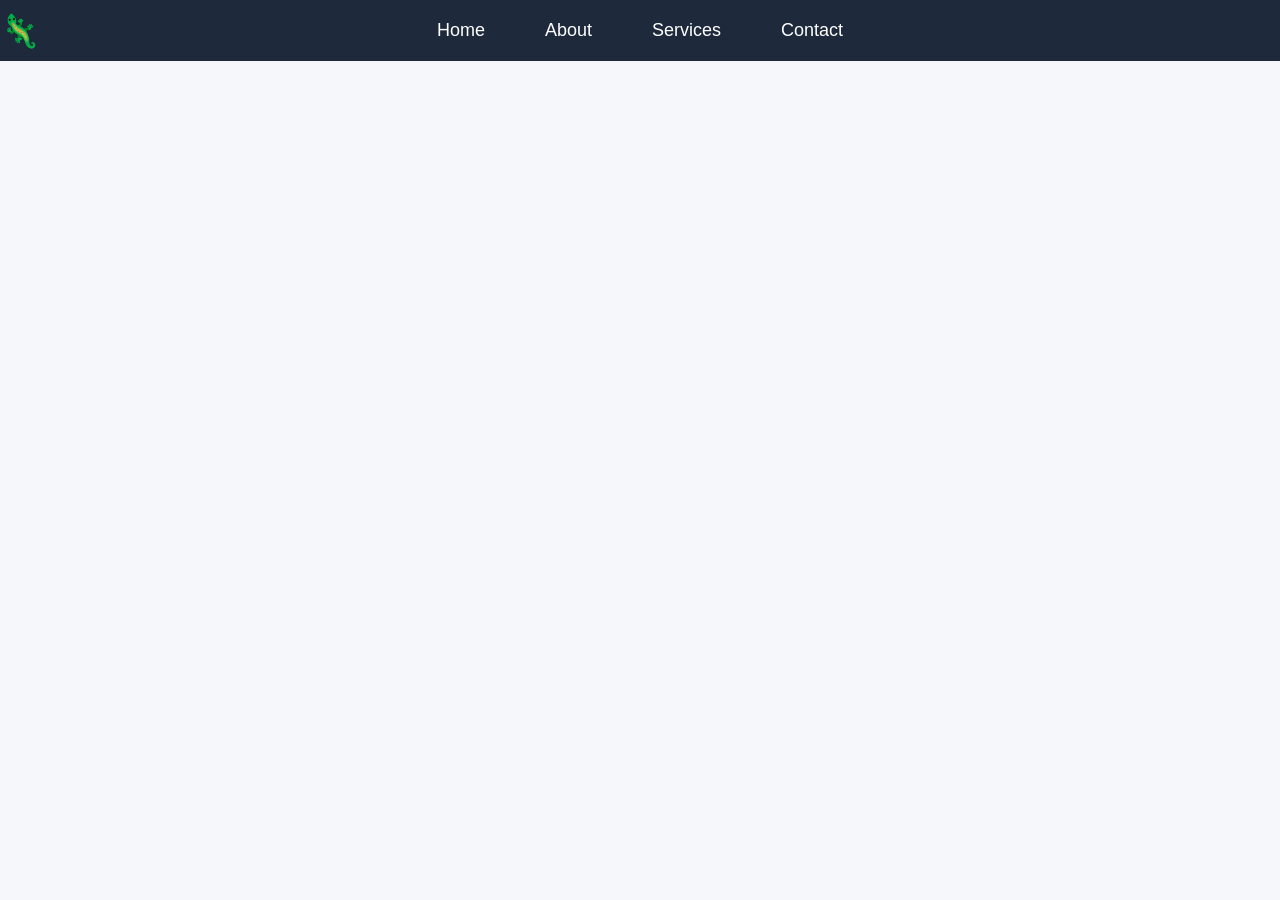
<file: amazing/index.html>
<!DOCTYPE html>
<html lang="en">
<head>
<meta charset="UTF-8">
<title>Lizard Menu Animation</title>

<style>
/* RESET */
* {
    margin: 0;
    padding: 0;
    box-sizing: border-box;
}

/* PAGE */
body {
    font-family: Arial, sans-serif;
    background: #f5f7fa;
}

/* NAVBAR */
nav {
    position: relative;
    background: #1e293b;
    padding: 20px 0;
}

.menu {
    display: flex;
    justify-content: center;
    gap: 60px;
    list-style: none;
    position: relative;
}

/* MENU ITEMS */
.menu li {
    color: white;
    font-size: 18px;
    cursor: pointer;
    position: relative;
}

/* LIZARD */
.lizard {
    position: absolute;
    top: 50%;
    left: 0;
    transform: translateY(-50%);
    font-size: 32px;
    animation: crawl 8s linear infinite;
}

/* LIZARD MOVEMENT */
@keyframes crawl {
    0% {
        transform: translate(0, -50%) scaleX(1);
    }
    25% {
        transform: translate(220px, -50%) scaleX(1);
    }
    50% {
        transform: translate(440px, -50%) scaleX(1);
    }
    75% {
        transform: translate(660px, -50%) scaleX(1);
    }
    100% {
        transform: translate(0, -50%) scaleX(-1);
    }
}
</style>
</head>

<body>

<nav>
    <ul class="menu">
        <div class="lizard">🦎</div>
        <li>Home</li>
        <li>About</li>
        <li>Services</li>
        <li>Contact</li>
    </ul>
</nav>

</body>
</html>
</file>
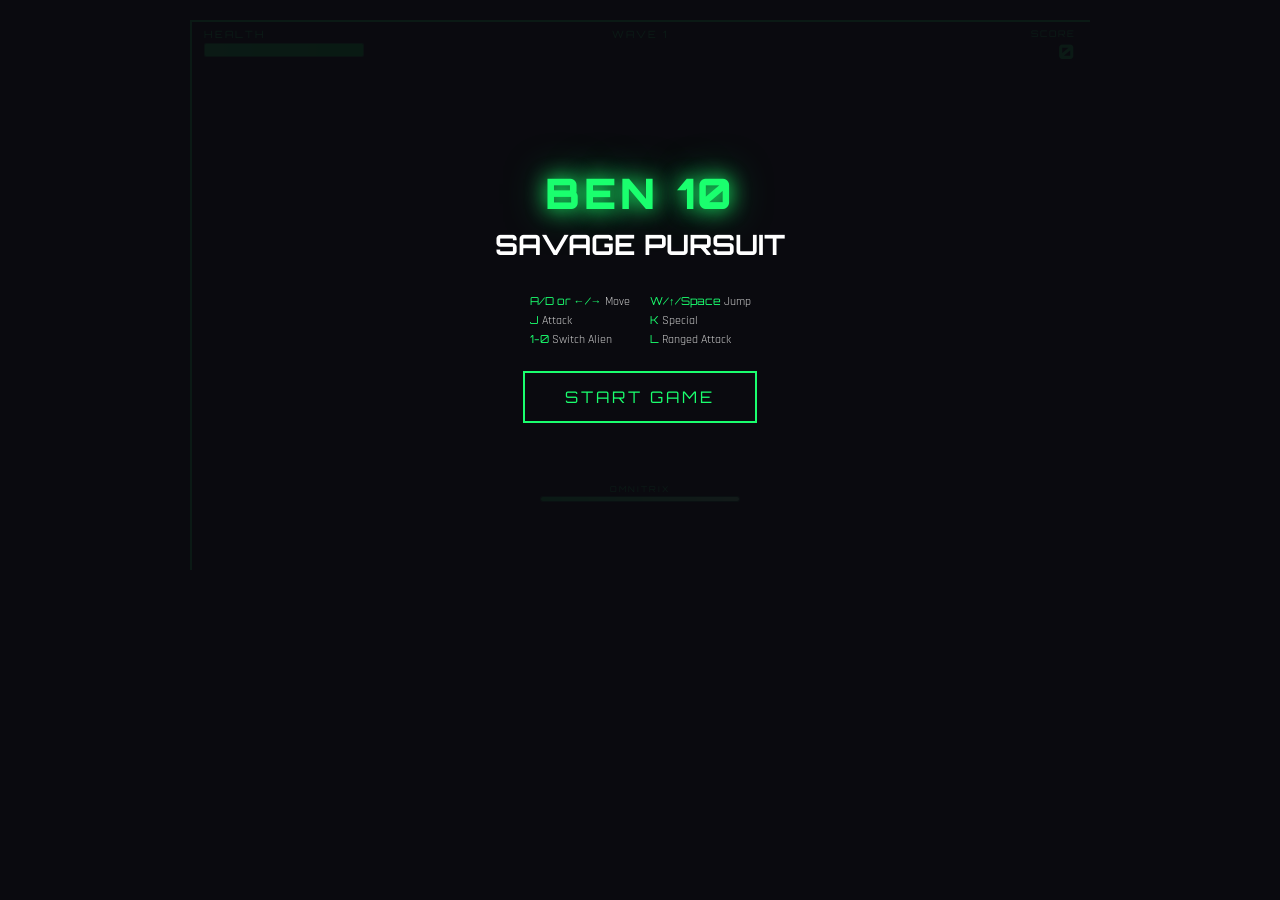
<file: BEN 10/index.html>
<!DOCTYPE html>
<html lang="en">
<head>
<meta charset="UTF-8">
<meta name="viewport" content="width=device-width, initial-scale=1.0">
<title>Ben 10: Savage Pursuit</title>
<style>
  @import url('https://fonts.googleapis.com/css2?family=Orbitron:wght@400;700;900&family=Rajdhani:wght@400;600;700&display=swap');

  * { margin: 0; padding: 0; box-sizing: border-box; }

  body {
    background: #0a0a0f;
    font-family: 'Rajdhani', sans-serif;
    overflow: hidden;
    user-select: none;
  }

  #gameContainer {
    position: relative;
    width: 900px;
    height: 550px;
    margin: 20px auto;
    overflow: hidden;
  }

  canvas {
    display: block;
    border: 2px solid #1aff6e;
    box-shadow: 0 0 30px #1aff6e44, 0 0 60px #1aff6e22;
  }

  /* HUD */
  #hud {
    position: absolute;
    top: 0; left: 0; right: 0;
    display: flex;
    justify-content: space-between;
    align-items: flex-start;
    padding: 8px 14px;
    pointer-events: none;
    z-index: 10;
  }

  #healthBar {
    display: flex;
    flex-direction: column;
    gap: 3px;
  }

  #healthLabel {
    color: #1aff6e;
    font-family: 'Orbitron', sans-serif;
    font-size: 10px;
    letter-spacing: 2px;
  }

  #healthBg {
    width: 160px;
    height: 14px;
    background: #111;
    border: 1px solid #1aff6e88;
    border-radius: 2px;
    overflow: hidden;
  }

  #healthFill {
    height: 100%;
    background: linear-gradient(90deg, #1aff6e, #00ff44);
    transition: width 0.15s;
    box-shadow: 0 0 8px #1aff6e;
  }

  #scoreDisplay {
    text-align: right;
    color: #1aff6e;
    font-family: 'Orbitron', sans-serif;
    font-size: 11px;
    letter-spacing: 1px;
  }

  #scoreVal { font-size: 20px; font-weight: 900; }

  /* Alien selector */
  #alienSelector {
    position: absolute;
    bottom: 8px;
    left: 50%;
    transform: translateX(-50%);
    display: flex;
    gap: 6px;
    z-index: 10;
  }

  .alienBtn {
    width: 52px;
    height: 52px;
    border: 2px solid #333;
    border-radius: 8px;
    background: #111;
    cursor: pointer;
    display: flex;
    flex-direction: column;
    align-items: center;
    justify-content: center;
    font-size: 20px;
    transition: all 0.15s;
    position: relative;
    pointer-events: all;
  }

  .alienBtn:hover { border-color: #1aff6e; background: #1a2a1a; }
  .alienBtn.active {
    border-color: #1aff6e;
    background: #1aff6e22;
    box-shadow: 0 0 12px #1aff6e88;
  }

  .alienBtn .aname {
    font-size: 6px;
    color: #aaa;
    font-family: 'Orbitron', sans-serif;
    letter-spacing: 0.5px;
    margin-top: 2px;
  }

  .alienBtn.active .aname { color: #1aff6e; }

  .cooldownOverlay {
    position: absolute;
    bottom: 0; left: 0; right: 0;
    background: #000000aa;
    border-radius: 0 0 6px 6px;
    transition: height 0.1s;
    pointer-events: none;
  }

  /* Omnitrix timer bar */
  #omnitrixBar {
    position: absolute;
    bottom: 68px;
    left: 50%;
    transform: translateX(-50%);
    width: 200px;
    z-index: 10;
    pointer-events: none;
  }

  #omnitrixLabel {
    color: #1aff6e;
    font-family: 'Orbitron', sans-serif;
    font-size: 8px;
    letter-spacing: 2px;
    text-align: center;
    margin-bottom: 2px;
  }

  #omnitrixBg {
    width: 100%;
    height: 6px;
    background: #111;
    border: 1px solid #1aff6e66;
    border-radius: 3px;
    overflow: hidden;
  }

  #omnitrixFill {
    height: 100%;
    background: linear-gradient(90deg, #1aff6e, #88ffaa);
    box-shadow: 0 0 6px #1aff6e;
    transition: width 0.1s;
  }

  /* Screens */
  .screen {
    position: absolute;
    top: 0; left: 0; right: 0; bottom: 0;
    display: flex;
    flex-direction: column;
    align-items: center;
    justify-content: center;
    z-index: 100;
    background: #0a0a0fee;
  }

  .screen h1 {
    font-family: 'Orbitron', sans-serif;
    font-size: 42px;
    font-weight: 900;
    color: #1aff6e;
    text-shadow: 0 0 20px #1aff6e, 0 0 40px #1aff6e88;
    letter-spacing: 4px;
    margin-bottom: 8px;
  }

  .screen h2 {
    font-family: 'Orbitron', sans-serif;
    font-size: 28px;
    color: #fff;
    margin-bottom: 20px;
  }

  .screen p {
    color: #aaa;
    font-size: 14px;
    letter-spacing: 1px;
    margin-bottom: 6px;
  }

  .bigBtn {
    margin-top: 24px;
    padding: 14px 40px;
    background: transparent;
    border: 2px solid #1aff6e;
    color: #1aff6e;
    font-family: 'Orbitron', sans-serif;
    font-size: 16px;
    letter-spacing: 3px;
    cursor: pointer;
    transition: all 0.2s;
    text-transform: uppercase;
  }

  .bigBtn:hover {
    background: #1aff6e;
    color: #000;
    box-shadow: 0 0 20px #1aff6e;
  }

  #controls {
    display: grid;
    grid-template-columns: 1fr 1fr;
    gap: 4px 20px;
    margin-top: 12px;
  }

  #controls .key {
    color: #ccc;
    font-size: 12px;
  }

  #controls .key span {
    color: #1aff6e;
    font-family: 'Orbitron', sans-serif;
    font-size: 11px;
  }

  #waveDisplay {
    position: absolute;
    top: 8px;
    left: 50%;
    transform: translateX(-50%);
    color: #1aff6e;
    font-family: 'Orbitron', sans-serif;
    font-size: 10px;
    letter-spacing: 2px;
    z-index: 10;
    pointer-events: none;
  }

  #finalScore {
    font-family: 'Orbitron', sans-serif;
    font-size: 32px;
    color: #1aff6e;
    text-shadow: 0 0 15px #1aff6e;
    margin: 10px 0;
  }

  #comboDisplay {
    position: absolute;
    top: 40px;
    right: 14px;
    color: #ffcc00;
    font-family: 'Orbitron', sans-serif;
    font-size: 12px;
    font-weight: 700;
    z-index: 10;
    pointer-events: none;
    text-shadow: 0 0 10px #ffcc00;
    transition: opacity 0.3s;
  }
</style>
</head>
<body>

<div id="gameContainer">
  <canvas id="gameCanvas" width="900" height="550"></canvas>

  <!-- HUD -->
  <div id="hud">
    <div id="healthBar">
      <div id="healthLabel">HEALTH</div>
      <div id="healthBg"><div id="healthFill" style="width:100%"></div></div>
    </div>
    <div id="waveDisplay">WAVE 1</div>
    <div id="scoreDisplay">
      <div style="font-size:9px;letter-spacing:2px;">SCORE</div>
      <div id="scoreVal">0</div>
    </div>
  </div>

  <div id="comboDisplay"></div>

  <div id="omnitrixBar">
    <div id="omnitrixLabel">OMNITRIX</div>
    <div id="omnitrixBg"><div id="omnitrixFill" style="width:100%"></div></div>
  </div>

  <div id="alienSelector"></div>

  <!-- Start Screen -->
  <div class="screen" id="startScreen">
    <h1>BEN 10</h1>
    <h2>SAVAGE PURSUIT</h2>
    <div id="controls">
      <div class="key"><span>A/D or ←/→</span> Move</div>
      <div class="key"><span>W/↑/Space</span> Jump</div>
      <div class="key"><span>J</span> Attack</div>
      <div class="key"><span>K</span> Special</div>
      <div class="key"><span>1-0</span> Switch Alien</div>
      <div class="key"><span>L</span> Ranged Attack</div>
    </div>
    <button class="bigBtn" id="startBtn">START GAME</button>
  </div>

  <!-- Game Over Screen -->
  <div class="screen" id="gameOverScreen" style="display:none">
    <h1>GAME OVER</h1>
    <p>FINAL SCORE</p>
    <div id="finalScore">0</div>
    <p id="waveReached"></p>
    <button class="bigBtn" id="restartBtn">PLAY AGAIN</button>
  </div>
</div>

<script>
const canvas = document.getElementById('gameCanvas');
const ctx = canvas.getContext('2d');

// ============ ALIENS CONFIG ============
const ALIENS = [
  {
    id: 'heatblast', name: 'Heatblast', emoji: '🔥',
    color: '#ff4400', glow: '#ff6600',
    speed: 3.8, jumpForce: 13, hp: 120,
    attackColor: '#ff6600', attackRadius: 40,
    specialColor: '#ffaa00',
    description: 'Fire blasts, ground slam',
    attackFx: 'fire', special: 'fireball'
  },
  {
    id: 'humongasaur', name: 'Humongasaur', emoji: '🦕',
    color: '#556b2f', glow: '#88aa44',
    speed: 2.8, jumpForce: 11, hp: 220,
    attackColor: '#88aa44', attackRadius: 55,
    specialColor: '#aacc66',
    description: 'Powerful ground slam',
    attackFx: 'slam', special: 'stomp'
  },
  {
    id: 'diamondhead', name: 'DiamondHead', emoji: '💎',
    color: '#00ccff', glow: '#44eeff',
    speed: 3.5, jumpForce: 13, hp: 160,
    attackColor: '#44eeff', attackRadius: 45,
    specialColor: '#88ffff',
    description: 'Crystal shards, reflective',
    attackFx: 'crystal', special: 'shard'
  },
  {
    id: 'fourarms', name: 'FourArms', emoji: '💪',
    color: '#cc0000', glow: '#ff3333',
    speed: 3.2, jumpForce: 12, hp: 200,
    attackColor: '#ff3333', attackRadius: 50,
    specialColor: '#ff6666',
    description: 'Super strength, shockwave',
    attackFx: 'punch', special: 'shockwave'
  },
  {
    id: 'bigchill', name: 'BigChill', emoji: '🦋',
    color: '#0055cc', glow: '#4488ff',
    speed: 4.2, jumpForce: 15, hp: 110,
    attackColor: '#88ccff', attackRadius: 38,
    specialColor: '#aaddff',
    description: 'Ice breath, phasing',
    attackFx: 'ice', special: 'freeze'
  },
  {
    id: 'echoecho', name: 'Echo Echo', emoji: '🔊',
    color: '#ffffff', glow: '#aaaaff',
    speed: 4.5, jumpForce: 14, hp: 100,
    attackColor: '#aaaaff', attackRadius: 35,
    specialColor: '#ccccff',
    description: 'Sonic waves, wall of sound',
    attackFx: 'sonic', special: 'wallsound'
  },
  {
    id: 'cannonbolt', name: 'CannonBolt', emoji: '⚽',
    color: '#cc8800', glow: '#ffbb00',
    speed: 5.0, jumpForce: 13, hp: 170,
    attackColor: '#ffbb00', attackRadius: 42,
    specialColor: '#ffdd44',
    description: 'Rolling attack, bowlingball',
    attackFx: 'roll', special: 'spinattack'
  },
  {
    id: 'ripjaws', name: 'Ripjaws', emoji: '🐟',
    color: '#006688', glow: '#00aacc',
    speed: 3.6, jumpForce: 14, hp: 140,
    attackColor: '#00aacc', attackRadius: 40,
    specialColor: '#44ccdd',
    description: 'Bite attack, water surge',
    attackFx: 'bite', special: 'surge'
  },
  {
    id: 'bullfrag', name: 'Bullfrag', emoji: '🐸',
    color: '#228822', glow: '#44cc44',
    speed: 4.8, jumpForce: 17, hp: 130,
    attackColor: '#44cc44', attackRadius: 38,
    specialColor: '#88ff88',
    description: 'Tongue lash, acid spit',
    attackFx: 'tongue', special: 'acidblast'
  },
  {
    id: 'alienx', name: 'Alien X', emoji: '⭐',
    color: '#110022', glow: '#cc44ff',
    speed: 3.0, jumpForce: 16, hp: 300,
    attackColor: '#cc44ff', attackRadius: 60,
    specialColor: '#ff88ff',
    description: 'Cosmic power, reality warp',
    attackFx: 'cosmic', special: 'warp'
  }
];

// ============ GAME STATE ============
let state = 'start'; // start, playing, dead
let player, enemies, projectiles, particles, effects;
let score, wave, combo, comboTimer;
let keys = {};
let currentAlienIndex = 0;
let omnitrixTime = 1.0;
let omnitrixRecharging = false;
let alienDuration = 15; // seconds per alien form
let alienTimer = 0;
let frameCount = 0;
let lastTime = 0;

// ============ PLATFORM DATA ============
const PLATFORMS = [
  { x: 0, y: 490, w: 900, h: 60 }, // ground
  { x: 100, y: 380, w: 150, h: 15 },
  { x: 350, y: 330, w: 180, h: 15 },
  { x: 620, y: 370, w: 150, h: 15 },
  { x: 200, y: 260, w: 130, h: 15 },
  { x: 500, y: 240, w: 130, h: 15 },
  { x: 750, y: 280, w: 100, h: 15 },
];

// ============ INIT ============
function initGame() {
  const alien = ALIENS[currentAlienIndex];
  player = {
    x: 80, y: 380,
    w: 40, h: 50,
    vx: 0, vy: 0,
    onGround: false,
    facing: 1,
    hp: alien.hp,
    maxHp: alien.hp,
    attackCooldown: 0,
    specialCooldown: 0,
    rangedCooldown: 0,
    isAttacking: false,
    attackTimer: 0,
    isRolling: false,
    invincible: 0,
    alien: alien
  };
  enemies = [];
  projectiles = [];
  particles = [];
  effects = [];
  score = 0;
  wave = 1;
  combo = 0;
  comboTimer = 0;
  omnitrixTime = 1.0;
  omnitrixRecharging = false;
  alienTimer = alienDuration;
  spawnWave();
  updateHUD();
}

function spawnWave() {
  document.getElementById('waveDisplay').textContent = `WAVE ${wave}`;
  const count = 3 + wave * 2;
  for (let i = 0; i < count; i++) {
    setTimeout(() => spawnEnemy(), i * 600);
  }
}

function spawnEnemy() {
  const types = [
    { name: 'Drone', color: '#ff2200', hp: 30 + wave*8, speed: 1.5+wave*0.2, size: 30, score: 100, ranged: false },
    { name: 'Soldier', color: '#aa0055', hp: 50 + wave*12, speed: 1.2+wave*0.15, size: 38, score: 150, ranged: true },
    { name: 'Tank', color: '#663300', hp: 120 + wave*20, speed: 0.8+wave*0.1, size: 50, score: 300, ranged: false },
  ];
  const type = wave < 3 ? types[Math.random()<0.7 ? 0 : 1] : types[Math.floor(Math.random()*types.length)];
  const side = Math.random() < 0.5 ? -60 : 960;
  enemies.push({
    x: side, y: 440,
    w: type.size, h: type.size,
    vx: 0, vy: 0,
    onGround: false,
    hp: type.hp, maxHp: type.hp,
    speed: type.speed,
    color: type.color,
    name: type.name,
    scoreVal: type.score,
    ranged: type.ranged,
    attackCooldown: Math.random()*120,
    hitFlash: 0
  });
}

// ============ INPUT ============
document.addEventListener('keydown', e => {
  keys[e.code] = true;
  if (state === 'playing') {
    // Alien switch 1-0
    if (e.code >= 'Digit1' && e.code <= 'Digit9') {
      const idx = parseInt(e.code.replace('Digit','')) - 1;
      if (idx < ALIENS.length) switchAlien(idx);
    }
    if (e.code === 'Digit0') switchAlien(9);
    // Attack
    if (e.code === 'KeyJ') doAttack();
    if (e.code === 'KeyK') doSpecial();
    if (e.code === 'KeyL') doRanged();
  }
});
document.addEventListener('keyup', e => { keys[e.code] = false; });

// Alien selector buttons
function buildAlienUI() {
  const sel = document.getElementById('alienSelector');
  sel.innerHTML = '';
  ALIENS.forEach((a, i) => {
    const btn = document.createElement('div');
    btn.className = 'alienBtn' + (i === currentAlienIndex ? ' active' : '');
    btn.innerHTML = `<span>${a.emoji}</span><div class="aname">${a.name.toUpperCase()}</div><div class="cooldownOverlay" id="cd_${i}" style="height:0%"></div>`;
    btn.onclick = () => { if (state==='playing') switchAlien(i); };
    sel.appendChild(btn);
  });
}

function switchAlien(idx) {
  if (omnitrixRecharging) return;
  if (idx === currentAlienIndex && alienTimer > 0) return;
  currentAlienIndex = idx;
  const alien = ALIENS[idx];
  const hpRatio = player.hp / player.maxHp;
  player.alien = alien;
  player.maxHp = alien.hp;
  player.hp = Math.round(alien.hp * hpRatio);
  player.w = 40; player.h = 50;
  alienTimer = alienDuration;
  omnitrixTime = 1.0;
  updateAlienUI();
  updateHUD();
  // Transform flash
  for (let i=0;i<30;i++) spawnParticle(player.x+player.w/2, player.y+player.h/2, alien.color, 4);
}

function updateAlienUI() {
  document.querySelectorAll('.alienBtn').forEach((btn, i) => {
    btn.className = 'alienBtn' + (i===currentAlienIndex ? ' active' : '');
  });
}

// ============ PHYSICS ============
function applyPhysics(obj) {
  obj.vy += 0.55; // gravity
  obj.x += obj.vx;
  obj.y += obj.vy;
  obj.onGround = false;
  for (const p of PLATFORMS) {
    if (obj.x + obj.w > p.x && obj.x < p.x + p.w &&
        obj.y + obj.h > p.y && obj.y + obj.h < p.y + p.h + Math.abs(obj.vy) + 2 &&
        obj.vy >= 0) {
      obj.y = p.y - obj.h;
      obj.vy = 0;
      obj.onGround = true;
    }
  }
  if (obj.x < 0) { obj.x = 0; obj.vx = 0; }
  if (obj.x + obj.w > 900) { obj.x = 900 - obj.w; obj.vx = 0; }
  if (obj.y > 600) { obj.y = 600; obj.vy = 0; obj.onGround = true; }
}

// ============ PLAYER UPDATE ============
function updatePlayer(dt) {
  const alien = player.alien;
  // Movement
  if (keys['KeyA'] || keys['ArrowLeft']) {
    player.vx = -alien.speed;
    player.facing = -1;
  } else if (keys['KeyD'] || keys['ArrowRight']) {
    player.vx = alien.speed;
    player.facing = 1;
  } else {
    player.vx *= 0.8;
  }
  // Jump
  if ((keys['KeyW'] || keys['ArrowUp'] || keys['Space']) && player.onGround) {
    player.vy = -alien.jumpForce;
  }
  // CannonBolt roll boost
  if (alien.id === 'cannonbolt' && player.isRolling) {
    player.vx = player.facing * 8;
  }

  applyPhysics(player);

  if (player.attackCooldown > 0) player.attackCooldown--;
  if (player.specialCooldown > 0) player.specialCooldown--;
  if (player.rangedCooldown > 0) player.rangedCooldown--;
  if (player.attackTimer > 0) player.attackTimer--;
  else player.isAttacking = false;
  if (player.invincible > 0) player.invincible--;

  // Omnitrix timer
  alienTimer -= dt;
  if (alienTimer <= 0) {
    omnitrixRecharging = true;
    alienTimer = 0;
  }
  if (omnitrixRecharging) {
    omnitrixTime -= dt / 8;
    if (omnitrixTime <= 0) {
      omnitrixTime = 0;
      // auto revert if needed
      omnitrixRecharging = false;
      omnitrixTime = 1.0;
      alienTimer = alienDuration;
    }
  } else {
    omnitrixTime = alienTimer / alienDuration;
  }
  document.getElementById('omnitrixFill').style.width = (omnitrixTime*100) + '%';
}

// ============ ATTACKS ============
function doAttack() {
  if (player.attackCooldown > 0) return;
  player.isAttacking = true;
  player.attackTimer = 15;
  player.attackCooldown = 25;
  const alien = player.alien;
  const ax = player.x + (player.facing > 0 ? player.w : -alien.attackRadius);
  const ay = player.y + player.h/2 - alien.attackRadius/2;
  // Hit nearby enemies
  let hit = false;
  for (const e of enemies) {
    const ex = e.x + e.w/2, ey = e.y + e.h/2;
    const px = player.x + player.w/2, py = player.y + player.h/2;
    const dx = ex - px, dy = ey - py;
    if (Math.abs(dx) < alien.attackRadius + e.w/2 && Math.abs(dy) < alien.attackRadius) {
      const dmg = 20 + wave*3;
      damageEnemy(e, dmg);
      e.vx = player.facing * 5;
      e.vy = -4;
      hit = true;
    }
  }
  // Attack effect
  spawnEffect(player.x + player.w/2 + player.facing*alien.attackRadius*0.6, player.y+player.h/2,
    alien.attackColor, alien.attackRadius*0.7, alien.attackFx);
  for (let i=0;i<6;i++) spawnParticle(player.x+player.w/2+player.facing*20, player.y+player.h/3, alien.attackColor, 2);
}

function doSpecial() {
  if (player.specialCooldown > 0) return;
  player.specialCooldown = 120;
  const alien = player.alien;
  // AoE special
  for (const e of enemies) {
    const dx = (e.x+e.w/2) - (player.x+player.w/2);
    const dy = (e.y+e.h/2) - (player.y+player.h/2);
    const dist = Math.sqrt(dx*dx+dy*dy);
    if (dist < 120) {
      const dmg = 50 + wave*8;
      damageEnemy(e, dmg);
      e.vx = (dx/dist)*8;
      e.vy = -6;
    }
  }
  // Big effect burst
  for (let i=0;i<20;i++) spawnParticle(player.x+player.w/2, player.y+player.h/2, alien.specialColor, 5);
  spawnEffect(player.x+player.w/2, player.y+player.h/2, alien.specialColor, 90, 'burst');
}

function doRanged() {
  if (player.rangedCooldown > 0) return;
  player.rangedCooldown = 35;
  const alien = player.alien;
  projectiles.push({
    x: player.x + player.w/2,
    y: player.y + player.h/3,
    vx: player.facing * 9,
    vy: -1,
    color: alien.attackColor,
    dmg: 25 + wave*4,
    life: 60,
    owner: 'player',
    r: 6,
    trail: []
  });
}

// ============ DAMAGE ============
function damageEnemy(e, dmg) {
  e.hp -= dmg;
  e.hitFlash = 8;
  combo++;
  comboTimer = 180;
  for (let i=0;i<4;i++) spawnParticle(e.x+e.w/2, e.y+e.h/2, e.color, 2.5);
  if (e.hp <= 0) {
    score += e.scoreVal * Math.max(1, Math.floor(combo/3));
    for (let i=0;i<12;i++) spawnParticle(e.x+e.w/2, e.y+e.h/2, e.color, 3.5);
    enemies.splice(enemies.indexOf(e), 1);
    updateHUD();
    checkWaveComplete();
  }
}

function damagePlayer(dmg) {
  if (player.invincible > 0) return;
  player.hp -= dmg;
  player.invincible = 40;
  if (player.hp <= 0) {
    player.hp = 0;
    state = 'dead';
    showGameOver();
  }
  updateHUD();
}

function checkWaveComplete() {
  if (enemies.length === 0) {
    wave++;
    setTimeout(() => { if (state==='playing') spawnWave(); }, 1500);
  }
}

// ============ ENEMY UPDATE ============
function updateEnemies(dt) {
  for (let i = enemies.length-1; i >= 0; i--) {
    const e = enemies[i];
    // AI: move toward player
    const dx = (player.x+player.w/2) - (e.x+e.w/2);
    const dist = Math.abs(dx);

    if (e.ranged && dist < 400 && dist > 120) {
      e.vx *= 0.85;
    } else if (dist > 60) {
      e.vx += Math.sign(dx) * 0.3;
      e.vx = Math.max(-e.speed, Math.min(e.speed, e.vx));
    } else {
      e.vx *= 0.8;
      // Melee attack
      if (e.attackCooldown <= 0) {
        damagePlayer(8 + wave*1.5);
        e.attackCooldown = 90;
      }
    }
    if (e.attackCooldown > 0) e.attackCooldown--;

    // Simple jump if blocked
    if (e.onGround && dist > 60 && Math.random() < 0.01) e.vy = -10;

    // Ranged attack
    if (e.ranged && e.attackCooldown <= 0 && dist < 400) {
      e.attackCooldown = 120;
      projectiles.push({
        x: e.x+e.w/2, y: e.y+e.h/3,
        vx: Math.sign(dx)*5, vy: 0,
        color: '#ff4444', dmg: 6+wave,
        life: 80, owner: 'enemy', r: 5, trail: []
      });
    }

    applyPhysics(e);
    if (e.hitFlash > 0) e.hitFlash--;
  }
}

// ============ PROJECTILES ============
function updateProjectiles() {
  for (let i = projectiles.length-1; i >= 0; i--) {
    const p = projectiles[i];
    p.trail.push({x:p.x, y:p.y});
    if (p.trail.length > 6) p.trail.shift();
    p.x += p.vx; p.y += p.vy;
    p.life--;
    if (p.life <= 0 || p.x < 0 || p.x > 900) { projectiles.splice(i,1); continue; }

    if (p.owner === 'player') {
      for (let j = enemies.length-1; j >= 0; j--) {
        const e = enemies[j];
        if (p.x > e.x && p.x < e.x+e.w && p.y > e.y && p.y < e.y+e.h) {
          damageEnemy(e, p.dmg);
          projectiles.splice(i,1);
          break;
        }
      }
    } else {
      if (p.x > player.x && p.x < player.x+player.w && p.y > player.y && p.y < player.y+player.h) {
        damagePlayer(p.dmg);
        projectiles.splice(i,1);
      }
    }
  }
}

// ============ PARTICLES ============
function spawnParticle(x, y, color, speed) {
  const angle = Math.random() * Math.PI * 2;
  const spd = speed * (0.5 + Math.random());
  particles.push({ x, y, vx: Math.cos(angle)*spd, vy: Math.sin(angle)*spd - 2,
    color, life: 30 + Math.random()*20, maxLife: 50, size: 2+Math.random()*3 });
}

function spawnEffect(x, y, color, radius, type) {
  effects.push({ x, y, color, radius, maxRadius: radius, type, life: 18, maxLife: 18 });
}

function updateParticles() {
  for (let i = particles.length-1; i >= 0; i--) {
    const p = particles[i];
    p.x += p.vx; p.y += p.vy; p.vy += 0.15;
    p.life--;
    if (p.life <= 0) particles.splice(i,1);
  }
  for (let i = effects.length-1; i >= 0; i--) {
    effects[i].life--;
    if (effects[i].life <= 0) effects.splice(i,1);
  }
}

// ============ HUD ============
function updateHUD() {
  document.getElementById('healthFill').style.width = (player.hp/player.maxHp*100) + '%';
  document.getElementById('scoreVal').textContent = score.toLocaleString();
}

// ============ DRAW ============
function drawBackground() {
  // Sky gradient
  const grad = ctx.createLinearGradient(0, 0, 0, 490);
  grad.addColorStop(0, '#050510');
  grad.addColorStop(1, '#0a1a0a');
  ctx.fillStyle = grad;
  ctx.fillRect(0, 0, 900, 490);

  // Stars
  ctx.fillStyle = '#ffffff22';
  for (let i=0;i<80;i++) {
    const sx = (i*137.5) % 900;
    const sy = (i*73.1) % 300;
    ctx.fillRect(sx, sy, 1, 1);
  }

  // Distant city silhouette
  ctx.fillStyle = '#0a0a20';
  for (let i=0;i<12;i++) {
    const bx = i*80 - (frameCount*0.3)%80;
    const bh = 40+((i*37)%60);
    ctx.fillRect(bx, 490-bh, 55, bh);
  }

  // Ground glow
  ctx.fillStyle = '#1aff6e11';
  ctx.fillRect(0, 485, 900, 65);
}

function drawPlatforms() {
  for (const p of PLATFORMS) {
    if (p.y >= 490) {
      // Main ground
      ctx.fillStyle = '#1a2a1a';
      ctx.fillRect(p.x, p.y, p.w, p.h);
      ctx.fillStyle = '#1aff6e';
      ctx.fillRect(p.x, p.y, p.w, 2);
    } else {
      ctx.fillStyle = '#1a2a1a';
      ctx.fillRect(p.x, p.y, p.w, p.h);
      ctx.fillStyle = '#1aff6e88';
      ctx.fillRect(p.x, p.y, p.w, 2);
      // Glow under platform
      const g = ctx.createLinearGradient(0, p.y, 0, p.y+20);
      g.addColorStop(0, '#1aff6e22');
      g.addColorStop(1, 'transparent');
      ctx.fillStyle = g;
      ctx.fillRect(p.x, p.y+2, p.w, 18);
    }
  }
}

function drawPlayer() {
  const alien = player.alien;
  const px = player.x, py = player.y;
  const pw = player.w, ph = player.h;
  const cx = px + pw/2, cy = py + ph/2;

  // Invincibility blink
  if (player.invincible > 0 && Math.floor(player.invincible/4)%2 === 0) return;

  ctx.save();
  ctx.translate(cx, cy);
  if (player.facing < 0) ctx.scale(-1, 1);

  // Glow
  ctx.shadowColor = alien.glow;
  ctx.shadowBlur = 20;

  // Body shape per alien
  ctx.fillStyle = alien.color;

  switch(alien.id) {
    case 'heatblast':
      // Fiery rocky body
      drawRoundRect(ctx, -pw/2, -ph/2, pw, ph, 8);
      ctx.fillStyle = '#ff8800';
      // Flame top
      ctx.beginPath();
      ctx.arc(0, -ph/2, 10, 0, Math.PI*2);
      ctx.fill();
      ctx.fillStyle = '#ffff00';
      ctx.beginPath();
      ctx.arc(0, -ph/2-5, 5, 0, Math.PI*2);
      ctx.fill();
      break;

    case 'humongasaur':
      // Big dino body
      drawRoundRect(ctx, -pw/2-5, -ph/2, pw+10, ph, 6);
      // Plates on back
      ctx.fillStyle = '#88aa44';
      for (let i=0;i<3;i++) {
        ctx.beginPath();
        ctx.moveTo(-pw/2 + i*15, -ph/4);
        ctx.lineTo(-pw/2 + i*15 + 8, -ph/2 - 12);
        ctx.lineTo(-pw/2 + i*15 + 16, -ph/4);
        ctx.fill();
      }
      break;

    case 'diamondhead':
      // Crystal body
      ctx.beginPath();
      ctx.moveTo(0, -ph/2);
      ctx.lineTo(pw/2, -ph/8);
      ctx.lineTo(pw/2*0.8, ph/2);
      ctx.lineTo(-pw/2*0.8, ph/2);
      ctx.lineTo(-pw/2, -ph/8);
      ctx.closePath();
      ctx.fill();
      // Crystal sheen
      ctx.fillStyle = '#88ffff44';
      ctx.beginPath();
      ctx.moveTo(0, -ph/2);
      ctx.lineTo(pw/4, 0);
      ctx.lineTo(0, ph/2);
      ctx.closePath();
      ctx.fill();
      break;

    case 'fourarms':
      // 4-armed muscular
      drawRoundRect(ctx, -pw/2, -ph/2, pw, ph, 5);
      // Extra arms
      ctx.fillStyle = '#dd0000';
      drawRoundRect(ctx, -pw/2-12, -ph/4, 12, 25, 4);
      drawRoundRect(ctx, pw/2, -ph/4, 12, 25, 4);
      drawRoundRect(ctx, -pw/2-10, ph/8, 10, 22, 4);
      drawRoundRect(ctx, pw/2, ph/8, 10, 22, 4);
      break;

    case 'bigchill':
      // Moth/butterfly shape
      ctx.fillStyle = '#0044aa';
      ctx.beginPath();
      ctx.ellipse(0, 0, pw/2, ph/2, 0, 0, Math.PI*2);
      ctx.fill();
      // Wings
      ctx.fillStyle = '#0066cc88';
      ctx.beginPath();
      ctx.ellipse(-pw/2-8, -5, 18, 28, -0.3, 0, Math.PI*2);
      ctx.fill();
      ctx.beginPath();
      ctx.ellipse(pw/2+8, -5, 18, 28, 0.3, 0, Math.PI*2);
      ctx.fill();
      break;

    case 'echoecho':
      // White robot
      drawRoundRect(ctx, -pw/2+4, -ph/2, pw-8, ph, 4);
      ctx.fillStyle = '#8888ff';
      ctx.fillRect(-pw/2+6, -ph/2+6, 10, 10); // speaker
      ctx.fillRect(pw/2-16, -ph/2+6, 10, 10);
      ctx.fillStyle = '#aaaaff';
      ctx.beginPath();
      ctx.arc(0, ph/6, 8, 0, Math.PI*2);
      ctx.fill();
      break;

    case 'cannonbolt':
      // Armadillo ball when rolling, upright otherwise
      if (player.isRolling) {
        ctx.beginPath();
        ctx.arc(0, 0, pw/2, 0, Math.PI*2);
        ctx.fill();
        ctx.strokeStyle = '#ffdd00';
        ctx.lineWidth = 2;
        ctx.beginPath();
        ctx.arc(0, 0, pw/2-4, 0, Math.PI*2);
        ctx.stroke();
      } else {
        drawRoundRect(ctx, -pw/2, -ph/2, pw, ph, 10);
        // Shell plates
        ctx.strokeStyle = '#ffbb00';
        ctx.lineWidth = 2;
        for (let r=0;r<3;r++) {
          ctx.beginPath();
          ctx.arc(0, -ph/4+r*12, pw/3, Math.PI*0.1, Math.PI*0.9);
          ctx.stroke();
        }
      }
      break;

    case 'ripjaws':
      // Fish alien
      drawRoundRect(ctx, -pw/2, -ph/2, pw, ph, 6);
      ctx.fillStyle = '#00aacc';
      // Fins
      ctx.beginPath();
      ctx.moveTo(-pw/2, 0);
      ctx.lineTo(-pw/2-14, -15);
      ctx.lineTo(-pw/2, -20);
      ctx.closePath(); ctx.fill();
      ctx.beginPath();
      ctx.moveTo(-pw/2, ph/4);
      ctx.lineTo(-pw/2-12, ph/4+10);
      ctx.lineTo(-pw/2, ph/2-5);
      ctx.closePath(); ctx.fill();
      break;

    case 'bullfrag':
      // Frog
      ctx.beginPath();
      ctx.ellipse(0, ph/8, pw/2+4, ph/2, 0, 0, Math.PI*2);
      ctx.fill();
      // Eyes on top
      ctx.fillStyle = '#44ff44';
      ctx.beginPath(); ctx.arc(-7, -ph/2+5, 7, 0, Math.PI*2); ctx.fill();
      ctx.beginPath(); ctx.arc(7, -ph/2+5, 7, 0, Math.PI*2); ctx.fill();
      ctx.fillStyle = '#000';
      ctx.beginPath(); ctx.arc(-7, -ph/2+5, 3, 0, Math.PI*2); ctx.fill();
      ctx.beginPath(); ctx.arc(7, -ph/2+5, 3, 0, Math.PI*2); ctx.fill();
      break;

    case 'alienx':
      // Celestialsapien - black with stars
      ctx.fillStyle = '#110022';
      ctx.beginPath();
      ctx.arc(0, 0, pw/2+5, 0, Math.PI*2);
      ctx.fill();
      // Stars on body
      ctx.fillStyle = '#cc44ff';
      for (let s=0;s<8;s++) {
        const a = s*Math.PI/4 + frameCount*0.02;
        const r = pw/3;
        ctx.beginPath();
        ctx.arc(Math.cos(a)*r*0.6, Math.sin(a)*r*0.6, 2, 0, Math.PI*2);
        ctx.fill();
      }
      // Outer ring
      ctx.strokeStyle = '#cc44ff';
      ctx.lineWidth = 2;
      ctx.beginPath();
      ctx.arc(0, 0, pw/2+5, 0, Math.PI*2);
      ctx.stroke();
      break;

    default:
      drawRoundRect(ctx, -pw/2, -ph/2, pw, ph, 6);
  }

  // Omnitrix symbol on chest
  ctx.shadowBlur = 0;
  ctx.fillStyle = '#1aff6e';
  ctx.beginPath();
  ctx.arc(0, ph/6, 6, 0, Math.PI*2);
  ctx.fill();
  ctx.fillStyle = '#000';
  ctx.beginPath();
  ctx.arc(0, ph/6, 3, 0, Math.PI*2);
  ctx.fill();

  ctx.restore();

  // Attack swing arc
  if (player.isAttacking) {
    const a = player.alien;
    ctx.save();
    ctx.globalAlpha = player.attackTimer/15;
    ctx.strokeStyle = a.attackColor;
    ctx.shadowColor = a.glow;
    ctx.shadowBlur = 15;
    ctx.lineWidth = 4;
    ctx.beginPath();
    const sx = cx + player.facing * 20;
    ctx.arc(cx, cy, a.attackRadius, player.facing > 0 ? -0.8 : Math.PI+0.8, player.facing > 0 ? 0.8 : Math.PI-0.8);
    ctx.stroke();
    ctx.restore();
  }
}

function drawEnemies() {
  for (const e of enemies) {
    const cx = e.x + e.w/2, cy = e.y + e.h/2;
    ctx.save();
    if (e.hitFlash > 0) {
      ctx.fillStyle = '#ffffff';
    } else {
      ctx.fillStyle = e.color;
    }
    ctx.shadowColor = e.color;
    ctx.shadowBlur = 10;

    // Draw enemy shape
    if (e.name === 'Tank') {
      ctx.beginPath();
      ctx.arc(cx, cy, e.w/2, 0, Math.PI*2);
      ctx.fill();
      ctx.strokeStyle = '#ffaa00';
      ctx.lineWidth = 3;
      ctx.stroke();
    } else {
      drawRoundRect(ctx, e.x, e.y, e.w, e.h, 5);
      ctx.fill();
      // Eye
      ctx.fillStyle = '#ff0000';
      ctx.beginPath();
      ctx.arc(cx, e.y + e.h*0.35, 5, 0, Math.PI*2);
      ctx.fill();
    }
    ctx.restore();

    // HP bar
    const bw = e.w;
    const hpFrac = e.hp / e.maxHp;
    ctx.fillStyle = '#333';
    ctx.fillRect(e.x, e.y-8, bw, 4);
    ctx.fillStyle = hpFrac > 0.5 ? '#1aff6e' : hpFrac > 0.25 ? '#ffaa00' : '#ff2200';
    ctx.fillRect(e.x, e.y-8, bw*hpFrac, 4);
  }
}

function drawProjectiles() {
  for (const p of projectiles) {
    // Trail
    for (let i=0;i<p.trail.length;i++) {
      const alpha = i/p.trail.length * 0.5;
      ctx.fillStyle = p.color + Math.floor(alpha*255).toString(16).padStart(2,'0');
      ctx.beginPath();
      ctx.arc(p.trail[i].x, p.trail[i].y, p.r*(i/p.trail.length), 0, Math.PI*2);
      ctx.fill();
    }
    ctx.fillStyle = p.color;
    ctx.shadowColor = p.color;
    ctx.shadowBlur = 12;
    ctx.beginPath();
    ctx.arc(p.x, p.y, p.r, 0, Math.PI*2);
    ctx.fill();
    ctx.shadowBlur = 0;
  }
}

function drawParticles() {
  for (const p of particles) {
    const alpha = p.life / p.maxLife;
    ctx.globalAlpha = alpha;
    ctx.fillStyle = p.color;
    ctx.beginPath();
    ctx.arc(p.x, p.y, p.size * alpha, 0, Math.PI*2);
    ctx.fill();
  }
  ctx.globalAlpha = 1;

  for (const e of effects) {
    const alpha = e.life/e.maxLife;
    ctx.globalAlpha = alpha * 0.6;
    ctx.strokeStyle = e.color;
    ctx.shadowColor = e.color;
    ctx.shadowBlur = 20;
    ctx.lineWidth = 3;
    ctx.beginPath();
    ctx.arc(e.x, e.y, e.radius * (1 - alpha*0.3), 0, Math.PI*2);
    ctx.stroke();
    ctx.shadowBlur = 0;
    ctx.globalAlpha = 1;
  }
}

function drawRoundRect(ctx, x, y, w, h, r) {
  ctx.beginPath();
  ctx.moveTo(x+r, y);
  ctx.lineTo(x+w-r, y);
  ctx.quadraticCurveTo(x+w, y, x+w, y+r);
  ctx.lineTo(x+w, y+h-r);
  ctx.quadraticCurveTo(x+w, y+h, x+w-r, y+h);
  ctx.lineTo(x+r, y+h);
  ctx.quadraticCurveTo(x, y+h, x, y+h-r);
  ctx.lineTo(x, y+r);
  ctx.quadraticCurveTo(x, y, x+r, y);
  ctx.closePath();
  ctx.fill();
}

// ============ COMBO DISPLAY ============
function updateComboDisplay(dt) {
  if (comboTimer > 0) {
    comboTimer--;
    const el = document.getElementById('comboDisplay');
    if (combo >= 3) {
      el.textContent = `${combo}x COMBO!`;
      el.style.opacity = 1;
      el.style.fontSize = Math.min(12 + combo, 22) + 'px';
    } else {
      el.style.opacity = 0;
    }
  } else {
    combo = 0;
    document.getElementById('comboDisplay').style.opacity = 0;
  }
}

// ============ GAME LOOP ============
function gameLoop(timestamp) {
  const dt = Math.min((timestamp - lastTime) / 1000, 0.05);
  lastTime = timestamp;
  frameCount++;

  if (state === 'playing') {
    updatePlayer(dt);
    updateEnemies(dt);
    updateProjectiles();
    updateParticles();
    updateComboDisplay(dt);

    // Draw
    ctx.clearRect(0, 0, 900, 550);
    drawBackground();
    drawPlatforms();
    drawParticles();
    drawEnemies();
    drawPlayer();
    drawProjectiles();
  }

  requestAnimationFrame(gameLoop);
}

// ============ SCREENS ============
function showGameOver() {
  document.getElementById('finalScore').textContent = score.toLocaleString();
  document.getElementById('waveReached').textContent = `WAVE ${wave} REACHED`;
  document.getElementById('gameOverScreen').style.display = 'flex';
}

document.getElementById('startBtn').onclick = () => {
  document.getElementById('startScreen').style.display = 'none';
  buildAlienUI();
  state = 'playing';
  initGame();
};

document.getElementById('restartBtn').onclick = () => {
  document.getElementById('gameOverScreen').style.display = 'none';
  state = 'playing';
  initGame();
  updateAlienUI();
};

// Start loop
requestAnimationFrame(gameLoop);
</script>
</body>
</html>
</file>
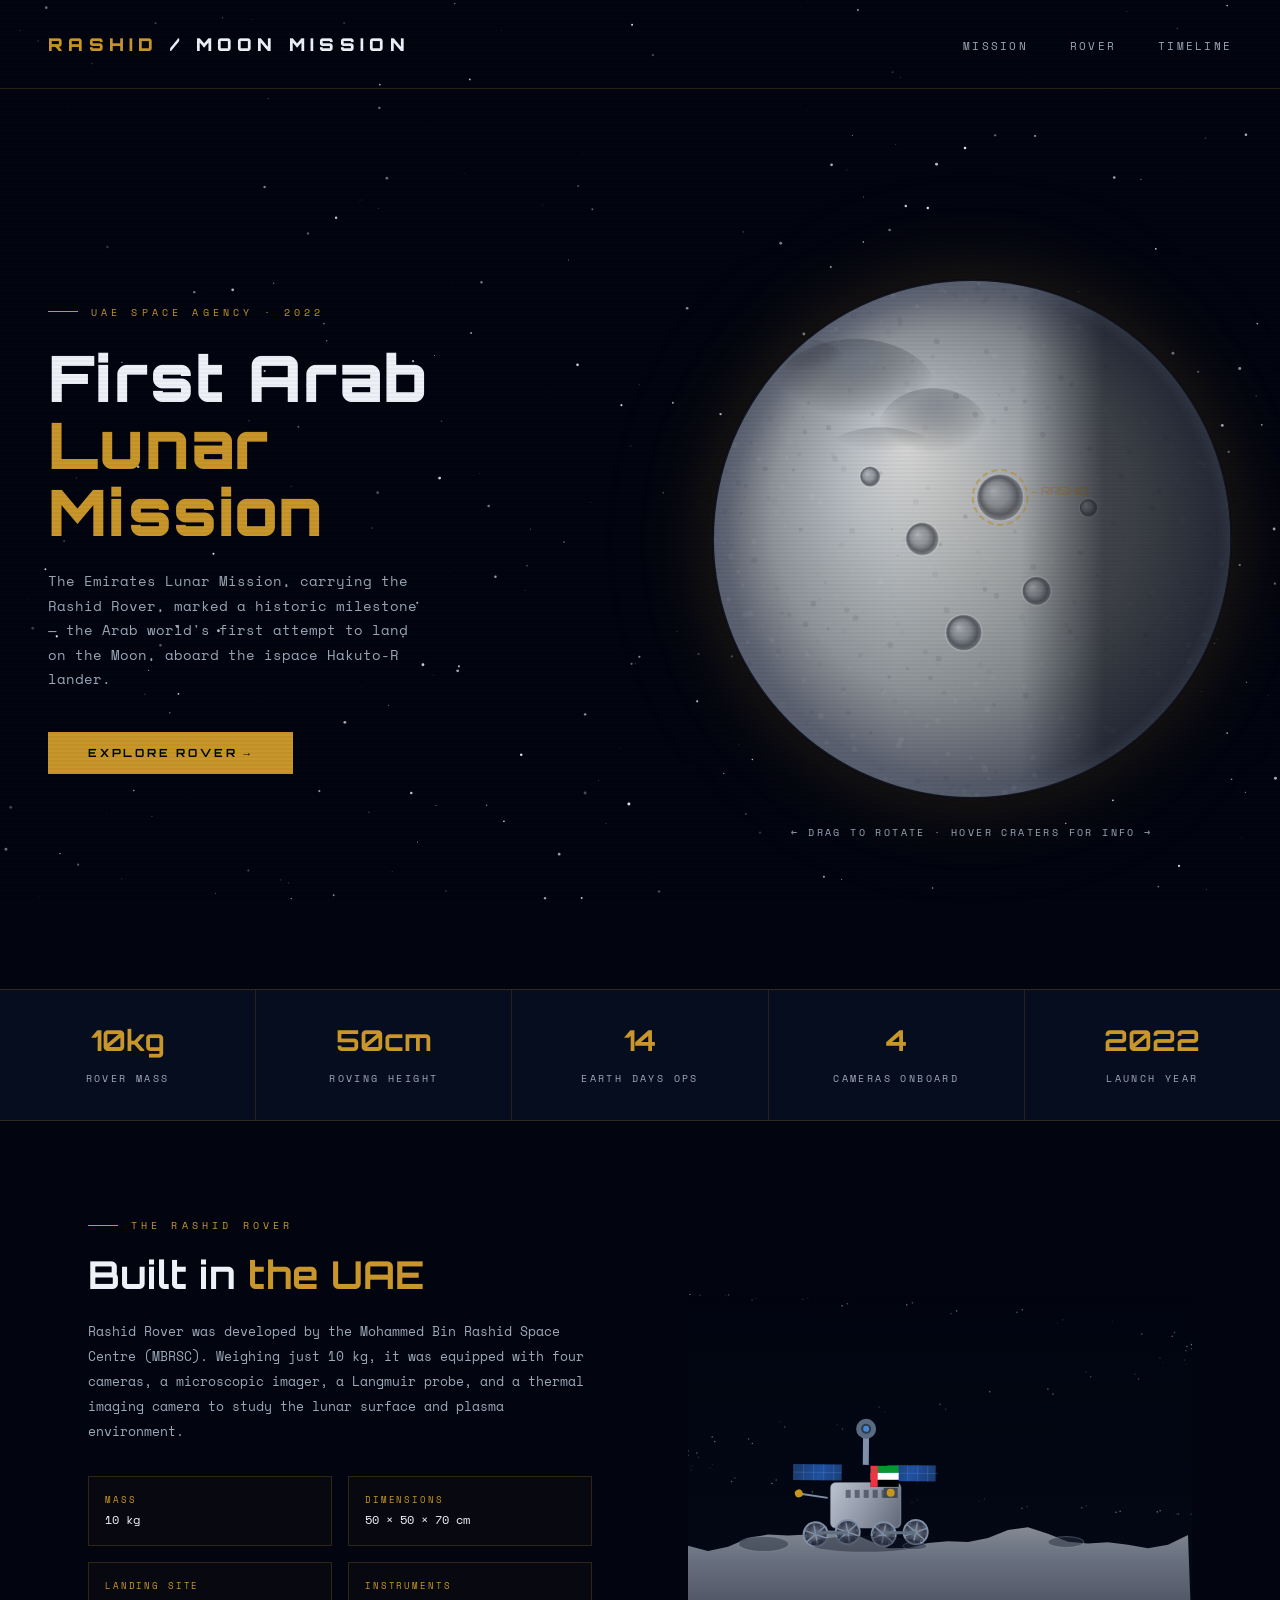
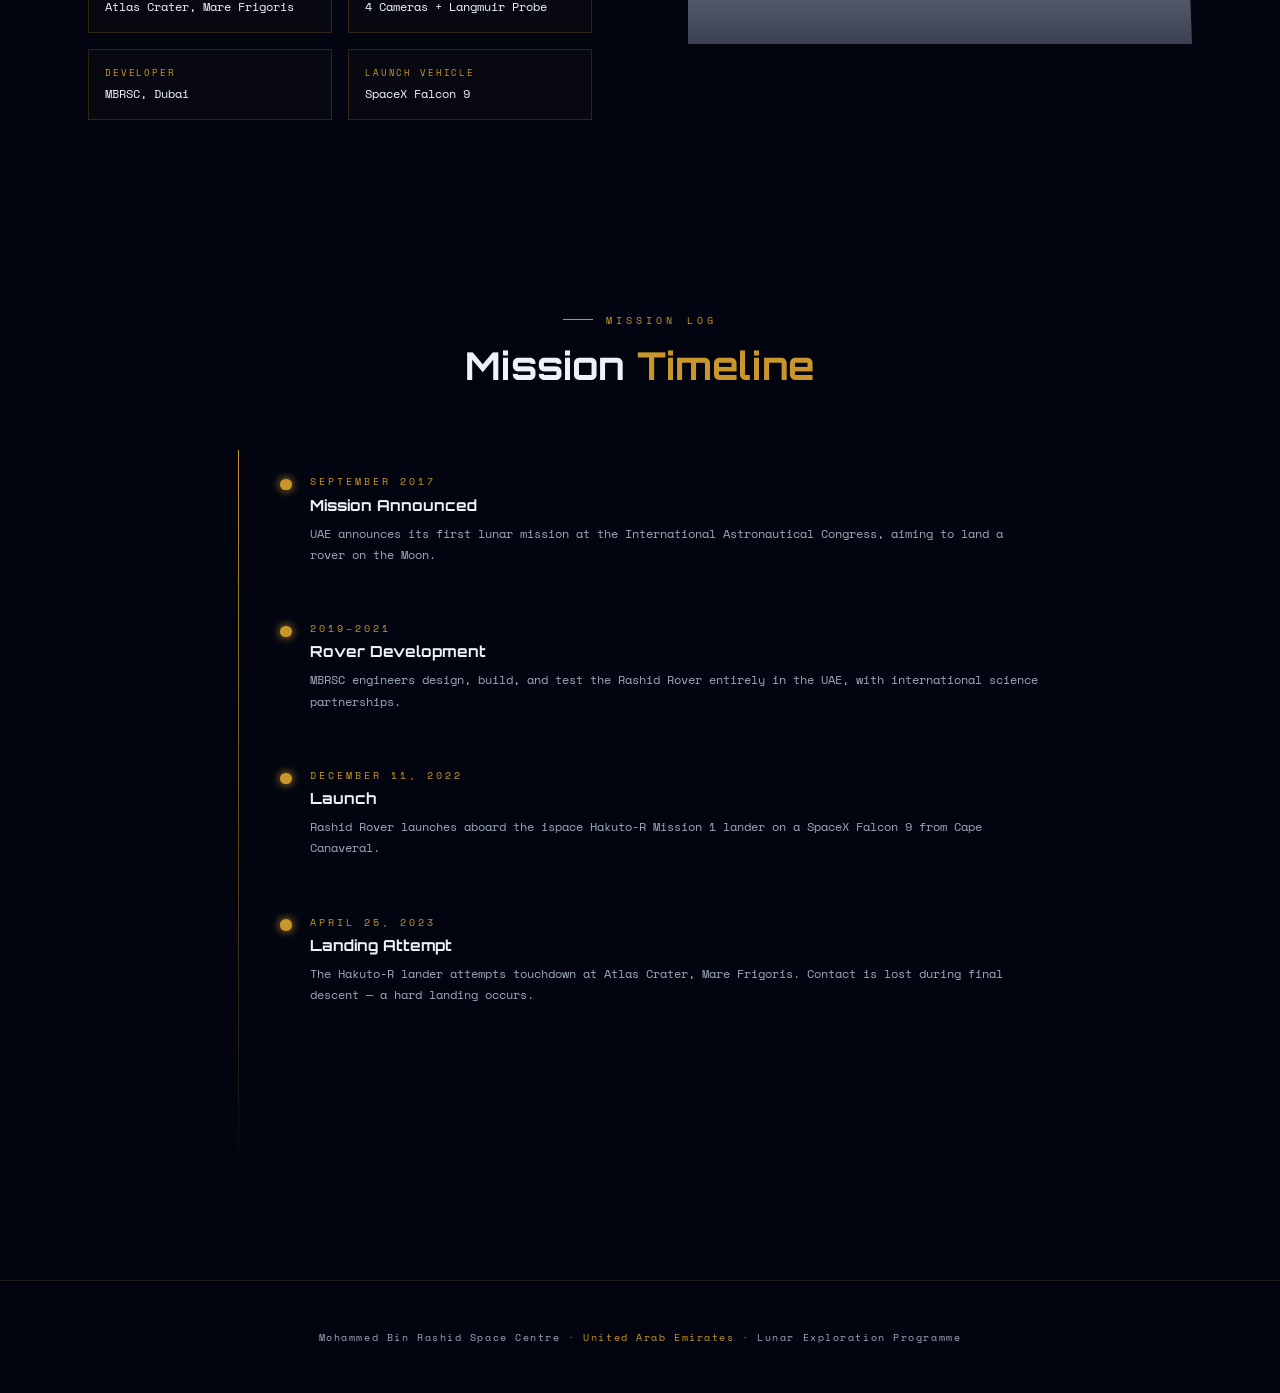
<file: Rashid Moon Mission (RMM)/index.html>
<!DOCTYPE html>
<html lang="en">
<head>
<meta charset="UTF-8">
<meta name="viewport" content="width=device-width, initial-scale=1.0">
<title>Rashid Moon Mission — UAE's Lunar Frontier</title>
<link href="https://fonts.googleapis.com/css2?family=Orbitron:wght@400;700;900&family=Space+Mono:ital,wght@0,400;0,700;1,400&display=swap" rel="stylesheet">
<link rel="stylesheet" href="style.css">
</head>
<body>

<canvas id="starfield"></canvas>
<div id="tooltip"></div>

<header>
  <div class="logo">Rashid <span>/ Moon Mission</span></div>
  <nav>
    <a href="#hero">Mission</a>
    <a href="#rover-section">Rover</a>
    <a href="#timeline">Timeline</a>
  </nav>
</header>

<section id="hero">
  <div class="hero-text">
    <div class="mission-tag">UAE Space Agency · 2022</div>
    <h1>First Arab <em>Lunar Mission</em></h1>
    <p class="hero-desc">
      The Emirates Lunar Mission, carrying the Rashid Rover, marked a historic milestone — the Arab world's first attempt to land on the Moon, aboard the ispace Hakuto-R lander.
    </p>
    <button class="btn-primary" onclick="document.getElementById('rover-section').scrollIntoView({behavior:'smooth'})">Explore Rover →</button>
  </div>

  <div id="moon-container">
    <div class="moon-glow"></div>
    <canvas id="moon-canvas" width="520" height="520"></canvas>
    <div class="moon-hint">← drag to rotate · hover craters for info →</div>
  </div>
</section>

<div id="stats">
  <div class="stat">
    <span class="stat-val">10kg</span>
    <span class="stat-label">Rover Mass</span>
  </div>
  <div class="stat">
    <span class="stat-val">50cm</span>
    <span class="stat-label">Roving Height</span>
  </div>
  <div class="stat">
    <span class="stat-val">14</span>
    <span class="stat-label">Earth Days Ops</span>
  </div>
  <div class="stat">
    <span class="stat-val">4</span>
    <span class="stat-label">Cameras Onboard</span>
  </div>
  <div class="stat">
    <span class="stat-val">2022</span>
    <span class="stat-label">Launch Year</span>
  </div>
</div>

<section id="rover-section">
  <div>
    <div class="section-tag">The Rashid Rover</div>
    <h2>Built in <span style="color:var(--gold)">the UAE</span></h2>
    <p class="rover-desc">
      Rashid Rover was developed by the Mohammed Bin Rashid Space Centre (MBRSC). Weighing just 10 kg, it was equipped with four cameras, a microscopic imager, a Langmuir probe, and a thermal imaging camera to study the lunar surface and plasma environment.
    </p>
    <div class="specs">
      <div class="spec-item">
        <div class="spec-key">Mass</div>
        <div class="spec-val">10 kg</div>
      </div>
      <div class="spec-item">
        <div class="spec-key">Dimensions</div>
        <div class="spec-val">50 × 50 × 70 cm</div>
      </div>
      <div class="spec-item">
        <div class="spec-key">Landing Site</div>
        <div class="spec-val">Atlas Crater, Mare Frigoris</div>
      </div>
      <div class="spec-item">
        <div class="spec-key">Instruments</div>
        <div class="spec-val">4 Cameras + Langmuir Probe</div>
      </div>
      <div class="spec-item">
        <div class="spec-key">Developer</div>
        <div class="spec-val">MBRSC, Dubai</div>
      </div>
      <div class="spec-item">
        <div class="spec-key">Launch Vehicle</div>
        <div class="spec-val">SpaceX Falcon 9</div>
      </div>
    </div>
  </div>
  <div>
    <canvas id="rover-canvas"></canvas>
  </div>
</section>

<section id="timeline">
  <div class="section-tag" style="justify-content:center; margin-bottom:1rem;">Mission Log</div>
  <h2>Mission <span style="color:var(--gold)">Timeline</span></h2>
  <div class="timeline-line" id="tl">
    <div class="tl-item">
      <div class="tl-date">September 2017</div>
      <div class="tl-title">Mission Announced</div>
      <div class="tl-text">UAE announces its first lunar mission at the International Astronautical Congress, aiming to land a rover on the Moon.</div>
    </div>
    <div class="tl-item">
      <div class="tl-date">2019–2021</div>
      <div class="tl-title">Rover Development</div>
      <div class="tl-text">MBRSC engineers design, build, and test the Rashid Rover entirely in the UAE, with international science partnerships.</div>
    </div>
    <div class="tl-item">
      <div class="tl-date">December 11, 2022</div>
      <div class="tl-title">Launch</div>
      <div class="tl-text">Rashid Rover launches aboard the ispace Hakuto-R Mission 1 lander on a SpaceX Falcon 9 from Cape Canaveral.</div>
    </div>
    <div class="tl-item">
      <div class="tl-date">April 25, 2023</div>
      <div class="tl-title">Landing Attempt</div>
      <div class="tl-text">The Hakuto-R lander attempts touchdown at Atlas Crater, Mare Frigoris. Contact is lost during final descent — a hard landing occurs.</div>
    </div>
    <div class="tl-item">
      <div class="tl-date">Post-Mission</div>
      <div class="tl-title">Legacy & Future</div>
      <div class="tl-text">Despite the outcome, UAE space officials declare the mission a success for learning. Mission 2 is planned with upgraded systems and greater autonomy.</div>
    </div>
  </div>
</section>

<footer>
  <p>Mohammed Bin Rashid Space Centre · <span>United Arab Emirates</span> · Lunar Exploration Programme</p>
</footer>
<script src="script.js"></script>
</body>
</html>
</file>
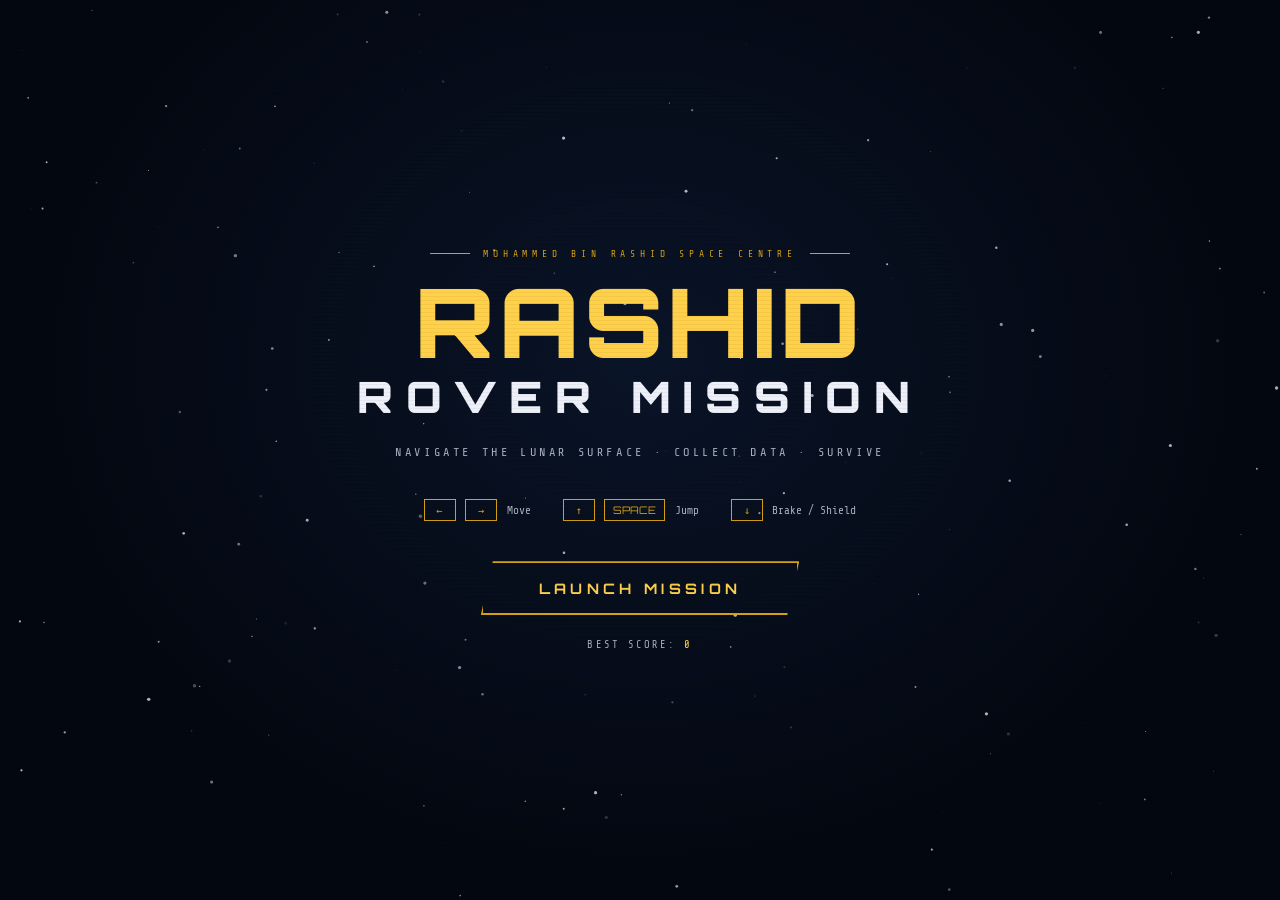
<file: Rover Game RMM/index.html>
<!DOCTYPE html>
<html lang="en">
<head>
<meta charset="UTF-8">
<meta name="viewport" content="width=device-width, initial-scale=1.0">
<title>RASHID ROVER — Lunar Mission Game</title>
<link href="https://fonts.googleapis.com/css2?family=Orbitron:wght@400;600;700;900&family=Share+Tech+Mono&display=swap" rel="stylesheet">
<style>
  :root {
    --gold: #D4A017;
    --gold-bright: #FFD04A;
    --deep: #03070F;
    --panel: #080F1E;
    --border: rgba(212,160,23,0.35);
    --lunar: #A8B0C0;
    --red: #E8402A;
    --green: #3AE870;
    --blue: #3A90E8;
    --white: #EDF0F8;
  }

  * { margin:0; padding:0; box-sizing:border-box; }

  body {
    background: var(--deep);
    color: var(--white);
    font-family: 'Share Tech Mono', monospace;
    overflow: hidden;
    height: 100vh;
    width: 100vw;
    user-select: none;
  }

  /* ── SCREENS ── */
  .screen { position:absolute; inset:0; display:none; }
  .screen.active { display:flex; }

  /* ══════════════════════════════
     START SCREEN
  ══════════════════════════════ */
  #start-screen {
    flex-direction: column;
    align-items: center;
    justify-content: center;
    background: radial-gradient(ellipse at 50% 40%, #0A1428 0%, #03070F 70%);
  }

  #start-canvas {
    position:absolute;
    inset:0;
    pointer-events:none;
  }

  .start-inner {
    position: relative;
    z-index: 10;
    text-align: center;
    display: flex;
    flex-direction: column;
    align-items: center;
    gap: 0;
  }

  .uae-badge {
    font-size: 0.6rem;
    letter-spacing: 0.5em;
    color: var(--gold);
    text-transform: uppercase;
    margin-bottom: 1.2rem;
    display: flex;
    align-items: center;
    gap: 0.8rem;
  }
  .uae-badge::before, .uae-badge::after {
    content:'';
    width: 40px; height: 1px;
    background: var(--gold);
  }

  .game-title {
    font-family: 'Orbitron', monospace;
    font-size: clamp(3rem, 8vw, 6rem);
    font-weight: 900;
    line-height: 0.9;
    letter-spacing: 0.05em;
    margin-bottom: 0.3rem;
  }

  .game-title .line1 { color: var(--gold-bright); display: block; }
  .game-title .line2 { color: var(--white); display: block; font-size: 0.45em; letter-spacing: 0.3em; margin-top: 0.3em; }

  .game-subtitle {
    font-size: 0.75rem;
    letter-spacing: 0.3em;
    color: var(--lunar);
    margin: 1.5rem 0 2.5rem;
    text-transform: uppercase;
  }

  .controls-hint {
    display: flex;
    gap: 2rem;
    margin-bottom: 2.5rem;
    flex-wrap: wrap;
    justify-content: center;
  }

  .ctrl {
    display: flex;
    align-items: center;
    gap: 0.6rem;
    font-size: 0.7rem;
    color: var(--lunar);
  }

  .key {
    border: 1px solid var(--gold);
    color: var(--gold);
    padding: 0.2rem 0.5rem;
    font-family: 'Orbitron', monospace;
    font-size: 0.65rem;
    min-width: 2rem;
    text-align: center;
  }

  .btn-start {
    font-family: 'Orbitron', monospace;
    font-size: 0.9rem;
    font-weight: 700;
    letter-spacing: 0.3em;
    text-transform: uppercase;
    padding: 1rem 3.5rem;
    background: transparent;
    border: 2px solid var(--gold);
    color: var(--gold-bright);
    cursor: pointer;
    position: relative;
    overflow: hidden;
    transition: all 0.3s;
    clip-path: polygon(12px 0%, 100% 0%, calc(100% - 12px) 100%, 0% 100%);
  }

  .btn-start::before {
    content:'';
    position:absolute;
    inset:0;
    background: var(--gold);
    transform: translateX(-100%);
    transition: transform 0.3s;
    z-index: -1;
  }

  .btn-start:hover { color: var(--deep); }
  .btn-start:hover::before { transform: translateX(0); }

  .btn-start.pulse {
    animation: btn-pulse 2s ease-in-out infinite;
  }

  @keyframes btn-pulse {
    0%, 100% { box-shadow: 0 0 10px rgba(212,160,23,0.4); }
    50% { box-shadow: 0 0 30px rgba(212,160,23,0.8), 0 0 60px rgba(212,160,23,0.3); }
  }

  .high-score-display {
    margin-top: 1.5rem;
    font-size: 0.65rem;
    letter-spacing: 0.2em;
    color: var(--lunar);
  }
  .high-score-display span { color: var(--gold-bright); }

  /* ══════════════════════════════
     GAME SCREEN
  ══════════════════════════════ */
  #game-screen {
    flex-direction: column;
  }

  /* HUD */
  #hud {
    position: absolute;
    top: 0; left: 0; right: 0;
    z-index: 20;
    display: flex;
    align-items: center;
    justify-content: space-between;
    padding: 0.8rem 1.5rem;
    background: linear-gradient(180deg, rgba(3,7,15,0.95) 0%, transparent 100%);
    border-bottom: 1px solid var(--border);
  }

  .hud-block {
    display: flex;
    flex-direction: column;
    gap: 0.1rem;
    min-width: 120px;
  }

  .hud-label {
    font-size: 0.55rem;
    letter-spacing: 0.3em;
    color: var(--gold);
    text-transform: uppercase;
  }

  .hud-val {
    font-family: 'Orbitron', monospace;
    font-size: 1.1rem;
    font-weight: 700;
    color: var(--white);
  }

  .hud-center {
    font-family: 'Orbitron', monospace;
    font-size: 0.8rem;
    font-weight: 600;
    letter-spacing: 0.25em;
    color: var(--gold-bright);
    text-align: center;
  }

  /* Battery bar */
  .battery-bar {
    width: 120px;
    height: 8px;
    background: rgba(255,255,255,0.1);
    border: 1px solid var(--border);
    position: relative;
    overflow: hidden;
  }

  .battery-fill {
    height: 100%;
    background: var(--green);
    transition: width 0.3s, background 0.3s;
    width: 100%;
  }

  /* Lives */
  .lives {
    display: flex;
    gap: 0.4rem;
    align-items: center;
  }

  .life-icon {
    width: 14px; height: 14px;
    border-radius: 50%;
    background: var(--gold);
    box-shadow: 0 0 6px var(--gold);
  }

  .life-icon.lost {
    background: transparent;
    border: 1px solid var(--border);
    box-shadow: none;
  }

  /* GAME CANVAS */
  #game-canvas {
    width: 100%;
    height: 100%;
    display: block;
  }

  /* Message overlay */
  #msg-overlay {
    position: absolute;
    inset: 0;
    display: flex;
    align-items: center;
    justify-content: center;
    pointer-events: none;
    z-index: 15;
  }

  #msg-box {
    font-family: 'Orbitron', monospace;
    font-size: clamp(1.2rem, 3vw, 2rem);
    font-weight: 700;
    color: var(--gold-bright);
    text-shadow: 0 0 20px var(--gold), 0 0 40px rgba(212,160,23,0.5);
    opacity: 0;
    transform: scale(0.8);
    transition: all 0.3s;
    letter-spacing: 0.1em;
  }

  #msg-box.show {
    opacity: 1;
    transform: scale(1);
  }

  /* Mobile controls */
  #mobile-controls {
    position: absolute;
    bottom: 1.5rem;
    left: 50%;
    transform: translateX(-50%);
    display: none;
    gap: 1rem;
    z-index: 20;
  }

  @media (pointer: coarse) {
    #mobile-controls { display: flex; }
  }

  .mob-btn {
    width: 60px; height: 60px;
    border: 2px solid var(--gold);
    background: rgba(212,160,23,0.15);
    color: var(--gold-bright);
    font-family: 'Orbitron', monospace;
    font-size: 1.2rem;
    cursor: pointer;
    display: flex;
    align-items: center;
    justify-content: center;
    border-radius: 4px;
    active-color: var(--gold);
    transition: background 0.1s;
    -webkit-tap-highlight-color: transparent;
  }

  .mob-btn:active { background: rgba(212,160,23,0.4); }

  /* ══════════════════════════════
     GAME OVER / WIN SCREEN
  ══════════════════════════════ */
  #over-screen {
    flex-direction: column;
    align-items: center;
    justify-content: center;
    background: radial-gradient(ellipse at 50% 50%, #0A1020 0%, #03070F 80%);
  }

  .over-title {
    font-family: 'Orbitron', monospace;
    font-size: clamp(2rem, 6vw, 4rem);
    font-weight: 900;
    margin-bottom: 0.5rem;
    letter-spacing: 0.1em;
  }

  .over-sub {
    font-size: 0.75rem;
    letter-spacing: 0.3em;
    color: var(--lunar);
    margin-bottom: 2.5rem;
    text-transform: uppercase;
    text-align: center;
    max-width: 400px;
    line-height: 2;
  }

  .score-table {
    display: grid;
    grid-template-columns: 1fr 1fr;
    gap: 1rem 3rem;
    margin-bottom: 2.5rem;
  }

  .score-row {
    display: flex;
    flex-direction: column;
    gap: 0.2rem;
  }

  .score-row .lbl {
    font-size: 0.58rem;
    letter-spacing: 0.3em;
    color: var(--gold);
    text-transform: uppercase;
  }

  .score-row .val {
    font-family: 'Orbitron', monospace;
    font-size: 1.3rem;
    font-weight: 700;
  }

  .btn-row {
    display: flex;
    gap: 1rem;
  }

  .btn-secondary {
    font-family: 'Orbitron', monospace;
    font-size: 0.7rem;
    font-weight: 600;
    letter-spacing: 0.2em;
    padding: 0.7rem 2rem;
    background: transparent;
    border: 1px solid var(--border);
    color: var(--lunar);
    cursor: pointer;
    transition: all 0.3s;
    clip-path: polygon(8px 0%, 100% 0%, calc(100% - 8px) 100%, 0% 100%);
  }
  .btn-secondary:hover { border-color: var(--gold); color: var(--gold-bright); }

  /* scanlines */
  body::after {
    content:'';
    position:fixed;
    inset:0;
    pointer-events:none;
    background: repeating-linear-gradient(0deg, transparent, transparent 3px, rgba(0,0,0,0.04) 3px, rgba(0,0,0,0.04) 4px);
    z-index: 999;
  }
</style>
</head>
<body>

<!-- ══ START SCREEN ══ -->
<div id="start-screen" class="screen active">
  <canvas id="start-canvas"></canvas>
  <div class="start-inner">
    <div class="uae-badge">Mohammed Bin Rashid Space Centre</div>
    <div class="game-title">
      <span class="line1">RASHID</span>
      <span class="line2">ROVER MISSION</span>
    </div>
    <p class="game-subtitle">Navigate the lunar surface · Collect data · Survive</p>

    <div class="controls-hint">
      <div class="ctrl"><span class="key">←</span><span class="key">→</span> Move</div>
      <div class="ctrl"><span class="key">↑</span><span class="key">SPACE</span> Jump</div>
      <div class="ctrl"><span class="key">↓</span> Brake / Shield</div>
    </div>

    <button class="btn-start pulse" id="startBtn">LAUNCH MISSION</button>
    <div class="high-score-display">BEST SCORE: <span id="hs-display">0</span></div>
  </div>
</div>

<!-- ══ GAME SCREEN ══ -->
<div id="game-screen" class="screen">
  <div id="hud">
    <div class="hud-block">
      <span class="hud-label">Score</span>
      <span class="hud-val" id="score-display">0</span>
    </div>
    <div class="hud-block" style="align-items:center">
      <span class="hud-label" style="text-align:center">Distance (m)</span>
      <span class="hud-val" id="dist-display">0</span>
    </div>
    <div class="hud-center" id="hud-title">RASHID ROVER</div>
    <div class="hud-block" style="align-items:center">
      <span class="hud-label">Battery</span>
      <div class="battery-bar"><div class="battery-fill" id="battery-fill"></div></div>
    </div>
    <div class="hud-block" style="align-items:flex-end">
      <span class="hud-label">Shields</span>
      <div class="lives" id="lives-display"></div>
    </div>
  </div>

  <canvas id="game-canvas"></canvas>

  <div id="msg-overlay"><div id="msg-box"></div></div>

  <div id="mobile-controls">
    <button class="mob-btn" id="mob-left">◀</button>
    <button class="mob-btn" id="mob-up">▲</button>
    <button class="mob-btn" id="mob-down">▼</button>
    <button class="mob-btn" id="mob-right">▶</button>
  </div>
</div>

<!-- ══ GAME OVER SCREEN ══ -->
<div id="over-screen" class="screen">
  <div class="over-title" id="over-title" style="color:var(--red)">MISSION FAILED</div>
  <p class="over-sub" id="over-sub">The Rashid Rover has lost contact with mission control.</p>
  <div class="score-table">
    <div class="score-row"><span class="lbl">Final Score</span><span class="val" id="final-score">0</span></div>
    <div class="score-row"><span class="lbl">Distance</span><span class="val" id="final-dist">0m</span></div>
    <div class="score-row"><span class="lbl">Data Collected</span><span class="val" id="final-data">0</span></div>
    <div class="score-row"><span class="lbl">Best Score</span><span class="val" id="final-best" style="color:var(--gold-bright)">0</span></div>
  </div>
  <div class="btn-row">
    <button class="btn-start" id="retryBtn">RETRY MISSION</button>
    <button class="btn-secondary" id="menuBtn">MAIN MENU</button>
  </div>
</div>

<script>
// ══════════════════════════════════════════════════════════
//  RASHID ROVER GAME ENGINE
// ══════════════════════════════════════════════════════════

const $ = id => document.getElementById(id);

// ── State ──────────────────────────────────────────
let gameState = 'start';
let score = 0, distance = 0, dataCollected = 0;
let lives = 3, battery = 100;
let highScore = parseInt(localStorage.getItem('rashid_hs') || '0');
let gameOver = false, paused = false;

// ── Canvas Setup ───────────────────────────────────
const gameCanvas = $('game-canvas');
const gctx = gameCanvas.getContext('2d');
let W, H;

function resizeCanvas() {
  W = gameCanvas.width = window.innerWidth;
  H = gameCanvas.height = window.innerHeight;
}
window.addEventListener('resize', () => { resizeCanvas(); });
resizeCanvas();

// ── Start Screen Stars ─────────────────────────────
const startCanvas = $('start-canvas');
const sctx = startCanvas.getContext('2d');
let stars = [];

function initStars() {
  startCanvas.width = window.innerWidth;
  startCanvas.height = window.innerHeight;
  stars = Array.from({length: 250}, () => ({
    x: Math.random() * startCanvas.width,
    y: Math.random() * startCanvas.height,
    r: Math.random() * 1.8,
    t: Math.random() * Math.PI * 2,
    speed: 0.02 + Math.random() * 0.04
  }));
}
window.addEventListener('resize', initStars);
initStars();

function animateStars() {
  sctx.clearRect(0,0,startCanvas.width,startCanvas.height);
  stars.forEach(s => {
    s.t += s.speed;
    const a = 0.3 + Math.sin(s.t) * 0.5;
    sctx.beginPath();
    sctx.arc(s.x, s.y, s.r, 0, Math.PI*2);
    sctx.fillStyle = `rgba(220,225,240,${a})`;
    sctx.fill();
  });
  if (gameState === 'start') requestAnimationFrame(animateStars);
}
animateStars();
$('hs-display').textContent = highScore;

// ══════════════════════════════════════════════════════════
//  GAME OBJECTS
// ══════════════════════════════════════════════════════════

// ── Ground ─────────────────────────────────────────
const GROUND_LEVEL = 0.72; // fraction of H
let groundOffset = 0;
let groundPoints = [];

function generateGround() {
  groundPoints = [];
  // Generate a long terrain
  let x = 0, y = 0;
  const segW = 60;
  const totalSegs = 400;
  for (let i = 0; i <= totalSegs; i++) {
    groundPoints.push({ x: i * segW, y });
    const bump = (Math.random() - 0.5) * 40;
    y = Math.max(-80, Math.min(80, y + bump));
  }
}

function getGroundYAt(worldX) {
  const segW = 60;
  const idx = Math.floor(worldX / segW);
  if (idx < 0 || idx >= groundPoints.length - 1) return 0;
  const t = (worldX % segW) / segW;
  const y0 = groundPoints[idx].y;
  const y1 = groundPoints[idx + 1].y;
  return y0 + (y1 - y0) * t;
}

// ── Player (Rover) ─────────────────────────────────
const ROVER = {
  x: 0,          // world x
  y: 0,          // world y (above ground)
  vy: 0,
  vx: 0,
  w: 80, h: 50,
  onGround: false,
  shielded: false,
  shieldTimer: 0,
  invincible: 0,
  wheelRot: 0,
  panelAnim: 0,
  blinkTimer: 0,
};

const GRAVITY = 0.45;
const JUMP_V = -12;
const MOVE_SPEED = 5;
const MAX_VX = 8;

// ── Camera ─────────────────────────────────────────
let camX = 0;

// ── Obstacles ──────────────────────────────────────
let obstacles = [];
let particles = [];
let collectibles = [];
let dustParticles = [];
let craterDecos = [];
let stars2 = [];

const OBSTACLE_TYPES = [
  { type:'rock',    w:30, h:25, color:'#5A6070', label:null },
  { type:'rock',    w:50, h:35, color:'#4A5060', label:null },
  { type:'crevice', w:55, h:40, color:'#1A2030', label:null },
  { type:'boulder', w:45, h:55, color:'#6A7280', label:null },
];

const COLLECTIBLE_TYPES = [
  { type:'data',    color:'#3A90E8', label:'DATA', points:50  },
  { type:'solar',   color:'#D4A017', label:'☀',    points:30  },
  { type:'sample',  color:'#3AE870', label:'SMPL', points:75  },
  { type:'battery', color:'#FF9020', label:'⚡',    points:20  },
];

function spawnObstacle(worldX) {
  const gY = getGroundYAt(worldX);
  const template = OBSTACLE_TYPES[Math.floor(Math.random() * OBSTACLE_TYPES.length)];
  obstacles.push({
    ...template,
    x: worldX,
    gy: gY,
    id: Math.random()
  });
}

function spawnCollectible(worldX) {
  const gY = getGroundYAt(worldX);
  const template = COLLECTIBLE_TYPES[Math.floor(Math.random() * COLLECTIBLE_TYPES.length)];
  collectibles.push({
    ...template,
    x: worldX,
    gy: gY,
    floatT: Math.random() * Math.PI * 2,
    collected: false,
    id: Math.random()
  });
}

function spawnCrater(worldX) {
  craterDecos.push({ x: worldX, r: 20 + Math.random() * 40 });
}

function initLevel() {
  obstacles = [];
  collectibles = [];
  craterDecos = [];
  particles = [];
  dustParticles = [];

  // Generate background stars
  stars2 = Array.from({length: 200}, () => ({
    x: Math.random() * 24000,
    y: Math.random() * H * 0.65,
    r: Math.random() * 1.5,
    brightness: 0.3 + Math.random() * 0.7
  }));

  // Spawn objects
  let lastObs = 500;
  let lastCol = 300;
  let lastCrater = 200;

  for (let wx = 500; wx < 20000; wx += 1) {
    if (wx - lastObs > 150 + Math.random() * 200) {
      spawnObstacle(wx);
      lastObs = wx;
    }
    if (wx - lastCol > 200 + Math.random() * 250) {
      spawnCollectible(wx);
      lastCol = wx;
    }
    if (wx - lastCrater > 120 + Math.random() * 300) {
      spawnCrater(wx);
      lastCrater = wx;
    }
  }

  ROVER.x = 200;
  ROVER.vy = 0;
  ROVER.vx = 0;
  ROVER.invincible = 0;
  ROVER.shielded = false;
  camX = 0;

  score = 0;
  distance = 0;
  dataCollected = 0;
  lives = 3;
  battery = 100;
  gameOver = false;
}

// ── Keys ───────────────────────────────────────────
const keys = {};
window.addEventListener('keydown', e => { keys[e.key] = true; e.preventDefault(); });
window.addEventListener('keyup',   e => { keys[e.key] = false; });

// Mobile controls
function setupMobile() {
  const map = { 'mob-left': 'ArrowLeft', 'mob-right': 'ArrowRight', 'mob-up': 'ArrowUp', 'mob-down': 'ArrowDown' };
  Object.entries(map).forEach(([id, key]) => {
    const btn = $(id);
    btn.addEventListener('touchstart', e => { keys[key] = true; e.preventDefault(); }, {passive:false});
    btn.addEventListener('touchend',   e => { keys[key] = false; e.preventDefault(); }, {passive:false});
    btn.addEventListener('mousedown',  () => keys[key] = true);
    btn.addEventListener('mouseup',    () => keys[key] = false);
  });
}
setupMobile();

// ══════════════════════════════════════════════════════════
//  DRAWING
// ══════════════════════════════════════════════════════════

function drawBackground() {
  // Space bg
  const bg = gctx.createLinearGradient(0, 0, 0, H * GROUND_LEVEL);
  bg.addColorStop(0, '#010510');
  bg.addColorStop(0.6, '#050D20');
  bg.addColorStop(1, '#0A1530');
  gctx.fillStyle = bg;
  gctx.fillRect(0, 0, W, H);

  // Stars parallax
  stars2.forEach(s => {
    const sx = ((s.x - camX * 0.1) % (W * 3) + W * 3) % (W * 3) - W;
    if (sx < 0 || sx > W) return;
    gctx.beginPath();
    gctx.arc(sx, s.y, s.r, 0, Math.PI * 2);
    gctx.fillStyle = `rgba(210,220,245,${s.brightness})`;
    gctx.fill();
  });

  // Distant mountains / planet silhouette
  gctx.save();
  gctx.globalAlpha = 0.15;
  gctx.fillStyle = '#2A3A60';
  gctx.beginPath();
  gctx.moveTo(0, H * GROUND_LEVEL);
  const mOff = camX * 0.05;
  for (let x = 0; x <= W; x += 40) {
    const my = H * GROUND_LEVEL - 60 - Math.sin((x + mOff) * 0.015) * 50 - Math.cos((x + mOff) * 0.03) * 30;
    gctx.lineTo(x, my);
  }
  gctx.lineTo(W, H * GROUND_LEVEL);
  gctx.closePath();
  gctx.fill();
  gctx.restore();
}

function drawGround() {
  const groundY = H * GROUND_LEVEL;
  const segW = 60;

  // Ground fill
  const gg = gctx.createLinearGradient(0, groundY - 100, 0, H);
  gg.addColorStop(0, '#7A8292');
  gg.addColorStop(0.1, '#5A6272');
  gg.addColorStop(0.4, '#3A4252');
  gg.addColorStop(1, '#1A2232');
  gctx.fillStyle = gg;

  gctx.beginPath();
  gctx.moveTo(0, groundY);

  // Draw terrain following ground points
  const startIdx = Math.max(0, Math.floor(camX / segW) - 2);
  const endIdx = Math.min(groundPoints.length - 1, startIdx + Math.ceil(W / segW) + 4);

  for (let i = startIdx; i <= endIdx; i++) {
    const sx = groundPoints[i].x - camX;
    const sy = groundY + groundPoints[i].y;
    gctx.lineTo(sx, sy);
  }

  gctx.lineTo(W, H);
  gctx.lineTo(0, H);
  gctx.closePath();
  gctx.fill();

  // Surface line
  gctx.beginPath();
  gctx.strokeStyle = 'rgba(180,190,210,0.4)';
  gctx.lineWidth = 2;
  for (let i = startIdx; i <= endIdx; i++) {
    const sx = groundPoints[i].x - camX;
    const sy = groundY + groundPoints[i].y;
    if (i === startIdx) gctx.moveTo(sx, sy);
    else gctx.lineTo(sx, sy);
  }
  gctx.stroke();

  // Crater decorations
  craterDecos.forEach(c => {
    const sx = c.x - camX;
    if (sx < -100 || sx > W + 100) return;
    const cy = groundY + getGroundYAt(c.x);
    gctx.save();
    gctx.globalAlpha = 0.4;
    gctx.beginPath();
    gctx.ellipse(sx, cy, c.r, c.r * 0.25, 0, 0, Math.PI * 2);
    gctx.fillStyle = '#1A2030';
    gctx.fill();
    gctx.strokeStyle = 'rgba(140,150,170,0.3)';
    gctx.lineWidth = 1;
    gctx.stroke();
    gctx.restore();
  });
}

function drawObstacles() {
  const groundY = H * GROUND_LEVEL;
  obstacles.forEach(o => {
    const sx = o.x - camX;
    if (sx < -100 || sx > W + 100) return;
    const sy = groundY + o.gy;

    if (o.type === 'crevice') {
      // Crack in ground
      gctx.save();
      const cg = gctx.createLinearGradient(sx - o.w/2, sy, sx + o.w/2, sy + o.h);
      cg.addColorStop(0, '#0A0F1A');
      cg.addColorStop(1, '#000');
      gctx.fillStyle = cg;
      gctx.beginPath();
      gctx.ellipse(sx, sy, o.w/2, o.h/4, 0, 0, Math.PI);
      gctx.fill();
      // Glow edges
      gctx.strokeStyle = 'rgba(100,110,130,0.5)';
      gctx.lineWidth = 1.5;
      gctx.stroke();
      gctx.restore();
    } else {
      // Rock / boulder
      gctx.save();
      const rg = gctx.createRadialGradient(sx - o.w*0.2, sy - o.h*0.6, 2, sx, sy - o.h/2, o.w/1.5);
      rg.addColorStop(0, lighten(o.color, 40));
      rg.addColorStop(0.5, o.color);
      rg.addColorStop(1, darken(o.color, 30));

      gctx.fillStyle = rg;
      gctx.beginPath();
      if (o.type === 'boulder') {
        gctx.arc(sx, sy - o.h/2, o.w/2, 0, Math.PI*2);
      } else {
        // irregular rock
        gctx.moveTo(sx - o.w/2, sy);
        gctx.lineTo(sx - o.w*0.4, sy - o.h);
        gctx.lineTo(sx - o.w*0.1, sy - o.h*1.1);
        gctx.lineTo(sx + o.w*0.3, sy - o.h);
        gctx.lineTo(sx + o.w/2, sy - o.h*0.3);
        gctx.lineTo(sx + o.w*0.4, sy);
        gctx.closePath();
      }
      gctx.fill();
      gctx.strokeStyle = 'rgba(200,210,230,0.2)';
      gctx.lineWidth = 1;
      gctx.stroke();
      gctx.restore();
    }
  });
}

function drawCollectibles(t) {
  collectibles.forEach(c => {
    if (c.collected) return;
    const sx = c.x - camX;
    if (sx < -60 || sx > W + 60) return;
    const groundY = H * GROUND_LEVEL;
    const sy = groundY + c.gy - 60 - Math.sin(c.floatT + t * 0.05) * 8;

    c.floatT += 0.05;

    gctx.save();
    // Glow
    gctx.shadowColor = c.color;
    gctx.shadowBlur = 15;

    // Hexagon shape
    gctx.beginPath();
    for (let i = 0; i < 6; i++) {
      const a = (i / 6) * Math.PI * 2 - Math.PI / 6;
      const px = sx + Math.cos(a) * 18;
      const py = sy + Math.sin(a) * 18;
      i === 0 ? gctx.moveTo(px, py) : gctx.lineTo(px, py);
    }
    gctx.closePath();
    gctx.fillStyle = c.color + '33';
    gctx.fill();
    gctx.strokeStyle = c.color;
    gctx.lineWidth = 2;
    gctx.stroke();

    // Label
    gctx.shadowBlur = 0;
    gctx.fillStyle = c.color;
    gctx.font = 'bold 9px Share Tech Mono';
    gctx.textAlign = 'center';
    gctx.textBaseline = 'middle';
    gctx.fillText(c.label, sx, sy);

    // Vertical line to ground
    gctx.setLineDash([3, 5]);
    gctx.strokeStyle = c.color + '55';
    gctx.lineWidth = 1;
    gctx.beginPath();
    gctx.moveTo(sx, sy + 18);
    gctx.lineTo(sx, groundY + c.gy);
    gctx.stroke();
    gctx.setLineDash([]);

    gctx.restore();
  });
}

function drawRover(t) {
  const groundY = H * GROUND_LEVEL;
  const rWorldY = groundY + getGroundYAt(ROVER.x) - ROVER.y;
  const rx = ROVER.x - camX;
  const ry = rWorldY;

  // Dust trail
  if (ROVER.onGround && (keys['ArrowLeft'] || keys['ArrowRight'])) {
    for (let i = 0; i < 2; i++) {
      dustParticles.push({
        x: ROVER.x - (ROVER.vx > 0 ? 35 : -35),
        y: rWorldY + 5,
        vx: -ROVER.vx * 0.3 + (Math.random()-0.5)*2,
        vy: -(Math.random()*2 + 1),
        life: 1,
        size: Math.random()*5 + 2
      });
    }
  }

  // Draw dust
  dustParticles.forEach(d => {
    const dx = d.x - camX;
    gctx.beginPath();
    gctx.arc(dx, d.y, d.size * d.life, 0, Math.PI*2);
    gctx.fillStyle = `rgba(180,185,200,${d.life * 0.4})`;
    gctx.fill();
  });

  gctx.save();
  gctx.translate(rx, ry);

  // Shield effect
  if (ROVER.shielded || ROVER.invincible > 0) {
    const sa = ROVER.shielded ? 0.5 + Math.sin(t*0.2)*0.2 : Math.sin(t*0.3)*0.3 + 0.2;
    gctx.beginPath();
    gctx.ellipse(0, -ROVER.h/2, ROVER.w * 0.75, ROVER.h * 0.85, 0, 0, Math.PI*2);
    gctx.strokeStyle = `rgba(58,144,232,${sa})`;
    gctx.lineWidth = 3;
    gctx.stroke();
    gctx.fillStyle = `rgba(58,144,232,${sa*0.15})`;
    gctx.fill();
  }

  // Shadow
  gctx.beginPath();
  gctx.ellipse(0, 3, ROVER.w*0.5, 7, 0, 0, Math.PI*2);
  gctx.fillStyle = 'rgba(0,0,0,0.35)';
  gctx.fill();

  // ── Solar Panels ──
  ROVER.panelAnim = Math.sin(t * 0.02) * 0.05;
  gctx.save();
  gctx.rotate(ROVER.panelAnim);

  const panelGrad = gctx.createLinearGradient(-65, -10, -20, 10);
  panelGrad.addColorStop(0, '#0A2A60');
  panelGrad.addColorStop(0.5, '#1850B0');
  panelGrad.addColorStop(1, '#0A2A60');
  gctx.fillStyle = panelGrad;
  gctx.fillRect(-65, -ROVER.h * 0.65 - 8, 42, 16);

  const panelGrad2 = gctx.createLinearGradient(22, -10, 65, 10);
  panelGrad2.addColorStop(0, '#0A2A60');
  panelGrad2.addColorStop(0.5, '#1850B0');
  panelGrad2.addColorStop(1, '#0A2A60');
  gctx.fillStyle = panelGrad2;
  gctx.fillRect(22, -ROVER.h * 0.65 - 8, 42, 16);

  // Grid lines
  gctx.strokeStyle = 'rgba(80,130,220,0.5)';
  gctx.lineWidth = 0.8;
  for (let i = 1; i < 4; i++) {
    gctx.beginPath(); gctx.moveTo(-65 + i*10, -ROVER.h*0.65-8); gctx.lineTo(-65+i*10, -ROVER.h*0.65+8); gctx.stroke();
    gctx.beginPath(); gctx.moveTo(22 + i*10, -ROVER.h*0.65-8); gctx.lineTo(22+i*10, -ROVER.h*0.65+8); gctx.stroke();
  }
  gctx.beginPath(); gctx.moveTo(-65, -ROVER.h*0.65); gctx.lineTo(-22, -ROVER.h*0.65); gctx.stroke();
  gctx.beginPath(); gctx.moveTo(22, -ROVER.h*0.65); gctx.lineTo(65, -ROVER.h*0.65); gctx.stroke();

  gctx.restore();

  // ── Main body ──
  const bodyGrad = gctx.createLinearGradient(-ROVER.w*0.45, -ROVER.h*0.9, ROVER.w*0.45, -ROVER.h*0.1);
  bodyGrad.addColorStop(0, '#C8D0DC');
  bodyGrad.addColorStop(0.4, '#98A0B0');
  bodyGrad.addColorStop(1, '#606878');
  gctx.fillStyle = bodyGrad;
  gctx.beginPath();
  gctx.roundRect(-ROVER.w*0.45, -ROVER.h*0.95, ROVER.w*0.9, ROVER.h*0.75, 6);
  gctx.fill();
  gctx.strokeStyle = 'rgba(200,210,230,0.3)';
  gctx.lineWidth = 1.5;
  gctx.stroke();

  // UAE flag strip
  gctx.fillStyle = '#009736'; gctx.fillRect(-28, -ROVER.h*0.92, 56, 6);
  gctx.fillStyle = '#FFF';    gctx.fillRect(-28, -ROVER.h*0.92+6, 56, 6);
  gctx.fillStyle = '#000';    gctx.fillRect(-28, -ROVER.h*0.92+12, 56, 6);
  gctx.fillStyle = '#EF3340'; gctx.fillRect(-28, -ROVER.h*0.92, 12, 18);

  // Body vents
  for (let i = 0; i < 4; i++) {
    gctx.fillStyle = 'rgba(40,50,70,0.7)';
    gctx.fillRect(-18 + i*10, -ROVER.h*0.7, 7, 10);
  }

  // ── Camera mast ──
  gctx.fillStyle = '#708090';
  gctx.fillRect(-3, -ROVER.h*0.95 - 28, 6, 28);
  gctx.beginPath();
  gctx.arc(0, -ROVER.h*0.95 - 34, 11, 0, Math.PI*2);
  gctx.fillStyle = '#404858';
  gctx.fill();
  // Camera lens with blink
  const lensGlow = battery > 0 ? `rgba(80,160,255,${0.5 + Math.sin(t*0.1)*0.4})` : 'rgba(80,80,80,0.5)';
  gctx.beginPath();
  gctx.arc(0, -ROVER.h*0.95 - 34, 5, 0, Math.PI*2);
  gctx.fillStyle = lensGlow;
  gctx.fill();

  // ── Wheels ──
  const wheelY = -6;
  const wheelPositions = [-34, -12, 12, 34];
  wheelPositions.forEach(wx => {
    ROVER.wheelRot += (ROVER.vx !== 0 ? 0.08 : 0);
    gctx.save();
    gctx.translate(wx, wheelY);
    gctx.rotate(ROVER.vx > 0 ? ROVER.wheelRot : -ROVER.wheelRot);

    const wg = gctx.createRadialGradient(0, 0, 2, 0, 0, 13);
    wg.addColorStop(0, '#607080');
    wg.addColorStop(0.7, '#303848');
    wg.addColorStop(1, '#202830');
    gctx.beginPath();
    gctx.arc(0, 0, 13, 0, Math.PI*2);
    gctx.fillStyle = wg;
    gctx.fill();
    gctx.strokeStyle = '#7888A0';
    gctx.lineWidth = 2;
    gctx.stroke();

    // Spokes
    for (let s = 0; s < 5; s++) {
      const a = (s/5) * Math.PI*2;
      gctx.beginPath();
      gctx.moveTo(0,0);
      gctx.lineTo(Math.cos(a)*13, Math.sin(a)*13);
      gctx.strokeStyle = '#7888A0';
      gctx.lineWidth = 1.5;
      gctx.stroke();
    }

    gctx.restore();
  });

  // Axle rods
  gctx.strokeStyle = '#608090';
  gctx.lineWidth = 3;
  gctx.beginPath(); gctx.moveTo(-34, wheelY); gctx.lineTo(-12, wheelY); gctx.stroke();
  gctx.beginPath(); gctx.moveTo(12, wheelY); gctx.lineTo(34, wheelY); gctx.stroke();

  // ── Langmuir probe ──
  gctx.save();
  gctx.translate(-ROVER.w*0.4, -ROVER.h*0.6);
  gctx.rotate(-0.5 + Math.sin(t*0.015)*0.06);
  gctx.strokeStyle = '#8090A0';
  gctx.lineWidth = 2;
  gctx.beginPath(); gctx.moveTo(0,0); gctx.lineTo(-20,-12); gctx.stroke();
  gctx.beginPath();
  gctx.arc(-20,-12, 4, 0, Math.PI*2);
  gctx.fillStyle = '#D4A017';
  gctx.fill();
  gctx.restore();

  gctx.restore();
}

function drawParticles() {
  particles.forEach(p => {
    gctx.beginPath();
    gctx.arc(p.x - camX, p.y, p.size * p.life, 0, Math.PI*2);
    gctx.fillStyle = p.color.replace(')', `,${p.life})`).replace('rgb', 'rgba');
    gctx.fill();
  });
}

function drawHUD() {
  $('score-display').textContent = score;
  $('dist-display').textContent = Math.floor(distance / 10) + 'm';
  const bf = $('battery-fill');
  bf.style.width = battery + '%';
  bf.style.background = battery > 50 ? '#3AE870' : battery > 25 ? '#D4A017' : '#E8402A';

  const ld = $('lives-display');
  ld.innerHTML = '';
  for (let i = 0; i < 3; i++) {
    const d = document.createElement('div');
    d.className = 'life-icon' + (i >= lives ? ' lost' : '');
    ld.appendChild(d);
  }
}

// ══════════════════════════════════════════════════════════
//  PHYSICS & LOGIC
// ══════════════════════════════════════════════════════════

function updateRover() {
  const groundY = H * GROUND_LEVEL;
  const gY = getGroundYAt(ROVER.x);
  const surfaceY = gY; // y offset from ground level

  // Horizontal
  if (keys['ArrowRight']) {
    ROVER.vx = Math.min(ROVER.vx + 0.6, MAX_VX);
  } else if (keys['ArrowLeft']) {
    ROVER.vx = Math.max(ROVER.vx - 0.6, -MAX_VX * 0.6);
  } else {
    ROVER.vx *= 0.85;
  }

  ROVER.x += ROVER.vx;
  ROVER.x = Math.max(50, ROVER.x);

  // Vertical / gravity
  ROVER.vy += GRAVITY;
  ROVER.y -= ROVER.vy; // y = height above surface

  // Ground collision
  const minY = 0; // ground
  if (ROVER.y <= minY) {
    ROVER.y = minY;
    ROVER.vy = 0;
    ROVER.onGround = true;
  } else {
    ROVER.onGround = false;
  }

  // Jump
  if ((keys['ArrowUp'] || keys[' ']) && ROVER.onGround) {
    ROVER.vy = JUMP_V;
    ROVER.onGround = false;
    spawnJumpDust();
  }

  // Shield
  ROVER.shielded = keys['ArrowDown'] && ROVER.onGround;
  ROVER.shieldTimer = ROVER.shielded ? ROVER.shieldTimer + 1 : 0;

  // Battery drain
  if (ROVER.vx !== 0 || !ROVER.onGround) {
    battery -= 0.015;
  }
  battery = Math.max(0, Math.min(100, battery));

  // Camera follow
  camX = Math.max(0, ROVER.x - W * 0.3);

  // Distance score
  distance = Math.max(distance, ROVER.x - 200);
  score = Math.floor(distance / 10) * 10 + dataCollected * 10;

  // Invincibility countdown
  if (ROVER.invincible > 0) ROVER.invincible--;
}

function spawnJumpDust() {
  for (let i = 0; i < 8; i++) {
    const a = Math.PI + (Math.random() - 0.5) * Math.PI;
    const spd = Math.random() * 3 + 1;
    dustParticles.push({
      x: ROVER.x,
      y: H * GROUND_LEVEL + getGroundYAt(ROVER.x),
      vx: Math.cos(a) * spd,
      vy: Math.sin(a) * spd - 1,
      life: 1,
      size: Math.random()*4 + 2
    });
  }
}

function updateParticles() {
  particles = particles.filter(p => {
    p.x += p.vx;
    p.y += p.vy;
    p.vy += 0.1;
    p.life -= 0.025;
    return p.life > 0;
  });

  dustParticles = dustParticles.filter(d => {
    d.x += d.vx;
    d.y += d.vy;
    d.vy += 0.05;
    d.life -= 0.04;
    return d.life > 0;
  });
}

function spawnHitParticles(x, y, color) {
  for (let i = 0; i < 12; i++) {
    const a = Math.random() * Math.PI * 2;
    const spd = Math.random() * 5 + 2;
    particles.push({
      x, y,
      vx: Math.cos(a) * spd,
      vy: Math.sin(a) * spd - 3,
      life: 1,
      size: Math.random() * 5 + 2,
      color
    });
  }
}

function spawnCollectParticles(x, y, color) {
  for (let i = 0; i < 10; i++) {
    const a = (i / 10) * Math.PI * 2;
    particles.push({
      x, y: y - 60,
      vx: Math.cos(a) * 3,
      vy: Math.sin(a) * 3 - 2,
      life: 1,
      size: 4,
      color
    });
  }
}

function checkCollisions() {
  if (ROVER.invincible > 0) return;
  const groundY = H * GROUND_LEVEL;
  const rWorldY = groundY + getGroundYAt(ROVER.x) - ROVER.y;
  const rx = ROVER.x;

  // Obstacles
  obstacles.forEach(o => {
    const oWorldY = groundY + o.gy;

    let hit = false;
    if (o.type === 'crevice') {
      // Crevice: falls in if rover is directly above and not jumping high enough
      const dist = Math.abs(rx - o.x);
      if (dist < o.w * 0.4 && ROVER.y < 5 && !ROVER.shielded) hit = true;
    } else {
      // Rock / boulder
      const dist = Math.abs(rx - o.x);
      const vertDist = Math.abs(rWorldY - (oWorldY - o.h/2));
      if (dist < (ROVER.w * 0.4 + o.w * 0.4) && vertDist < ROVER.h * 0.5 + o.h * 0.5) {
        if (!ROVER.shielded) hit = true;
        else {
          // Shield destroys rock
          ROVER.vx = -ROVER.vx * 0.5;
          spawnHitParticles(o.x - camX, oWorldY - o.h/2, 'rgb(200,200,200)');
          obstacles = obstacles.filter(ob => ob.id !== o.id);
        }
      }
    }

    if (hit) {
      lives--;
      ROVER.invincible = 120;
      ROVER.vy = JUMP_V * 0.7;
      ROVER.vx = -ROVER.vx;
      spawnHitParticles(rx - camX, rWorldY - ROVER.h/2, 'rgb(232,64,42)');
      showMessage(lives > 0 ? '⚠ SHIELD DAMAGE!' : '✕ ROVER LOST');
      if (lives <= 0) triggerGameOver();
    }
  });

  // Collectibles
  collectibles.forEach(c => {
    if (c.collected) return;
    const dist = Math.hypot(rx - c.x, (rWorldY - 40) - (groundY + c.gy - 60));
    if (dist < 30) {
      c.collected = true;
      dataCollected++;
      if (c.type === 'battery') battery = Math.min(100, battery + 25);
      score += c.points;
      spawnCollectParticles(c.x - camX, groundY + c.gy, c.color);
      showMessage(`+${c.points} ${c.label === '⚡' ? 'BATTERY RECHARGED' : c.type.toUpperCase() + ' COLLECTED'}`);
    }
  });

  // Battery dead
  if (battery <= 0) {
    showMessage('⚡ BATTERY DEPLETED');
    setTimeout(triggerGameOver, 1500);
    battery = 0.1;
  }

  // Win condition
  if (ROVER.x > 19500) {
    triggerWin();
  }
}

// ══════════════════════════════════════════════════════════
//  MESSAGES
// ══════════════════════════════════════════════════════════
let msgTimer = null;
function showMessage(text) {
  const box = $('msg-box');
  box.textContent = text;
  box.classList.add('show');
  clearTimeout(msgTimer);
  msgTimer = setTimeout(() => box.classList.remove('show'), 1800);
}

// ══════════════════════════════════════════════════════════
//  GAME LOOP
// ══════════════════════════════════════════════════════════
let tick = 0;
let raf = null;

function gameLoop() {
  tick++;
  gctx.clearRect(0, 0, W, H);

  drawBackground();
  drawGround();
  drawObstacles();
  drawCollectibles(tick);
  drawParticles();
  drawRover(tick);
  drawHUD();

  updateRover();
  updateParticles();
  checkCollisions();

  // Difficulty: speed up game scroll over time
  if (tick % 600 === 0 && MAX_VX < 15) {
    // ROVER.maxSpeed increases naturally
  }

  if (!gameOver) raf = requestAnimationFrame(gameLoop);
}

// ══════════════════════════════════════════════════════════
//  SCREENS
// ══════════════════════════════════════════════════════════

function showScreen(id) {
  document.querySelectorAll('.screen').forEach(s => s.classList.remove('active'));
  $(id).classList.add('active');
}

function startGame() {
  gameState = 'playing';
  generateGround();
  initLevel();
  showScreen('game-screen');
  showMessage('MISSION START — RASHID ROVER DEPLOYED');
  if (raf) cancelAnimationFrame(raf);
  gameOver = false;
  gameLoop();
}

function triggerGameOver() {
  if (gameOver) return;
  gameOver = true;
  cancelAnimationFrame(raf);

  if (score > highScore) {
    highScore = score;
    localStorage.setItem('rashid_hs', highScore);
  }

  setTimeout(() => {
    $('over-title').textContent = 'MISSION FAILED';
    $('over-title').style.color = 'var(--red)';
    $('over-sub').textContent = 'The Rashid Rover has lost contact with mission control. Mission data is being recovered.';
    $('final-score').textContent = score;
    $('final-dist').textContent = Math.floor(distance/10) + 'm';
    $('final-data').textContent = dataCollected;
    $('final-best').textContent = highScore;
    showScreen('over-screen');
  }, 800);
}

function triggerWin() {
  if (gameOver) return;
  gameOver = true;
  cancelAnimationFrame(raf);

  if (score > highScore) {
    highScore = score;
    localStorage.setItem('rashid_hs', highScore);
  }

  $('over-title').textContent = 'MISSION COMPLETE!';
  $('over-title').style.color = 'var(--gold-bright)';
  $('over-sub').textContent = 'Rashid Rover has successfully traversed the lunar surface. All mission objectives achieved. UAE makes history!';
  $('final-score').textContent = score;
  $('final-dist').textContent = Math.floor(distance/10) + 'm';
  $('final-data').textContent = dataCollected;
  $('final-best').textContent = highScore;
  showScreen('over-screen');
}

// ── Button listeners ───────────────────────────────
$('startBtn').addEventListener('click', startGame);
$('retryBtn').addEventListener('click', startGame);
$('menuBtn').addEventListener('click', () => {
  gameState = 'start';
  if (raf) cancelAnimationFrame(raf);
  $('hs-display').textContent = highScore;
  showScreen('start-screen');
  animateStars();
});

// Spacebar on start screen
window.addEventListener('keydown', e => {
  if (gameState === 'start' && e.key === 'Enter') startGame();
});

// ── Utility ───────────────────────────────────────
function lighten(hex, amount) {
  const num = parseInt(hex.replace('#',''), 16);
  const r = Math.min(255, (num >> 16) + amount);
  const g = Math.min(255, ((num >> 8) & 0xFF) + amount);
  const b = Math.min(255, (num & 0xFF) + amount);
  return `rgb(${r},${g},${b})`;
}

function darken(hex, amount) {
  const num = parseInt(hex.replace('#',''), 16);
  const r = Math.max(0, (num >> 16) - amount);
  const g = Math.max(0, ((num >> 8) & 0xFF) - amount);
  const b = Math.max(0, (num & 0xFF) - amount);
  return `rgb(${r},${g},${b})`;
}
</script>
</body>
</html>
</file>
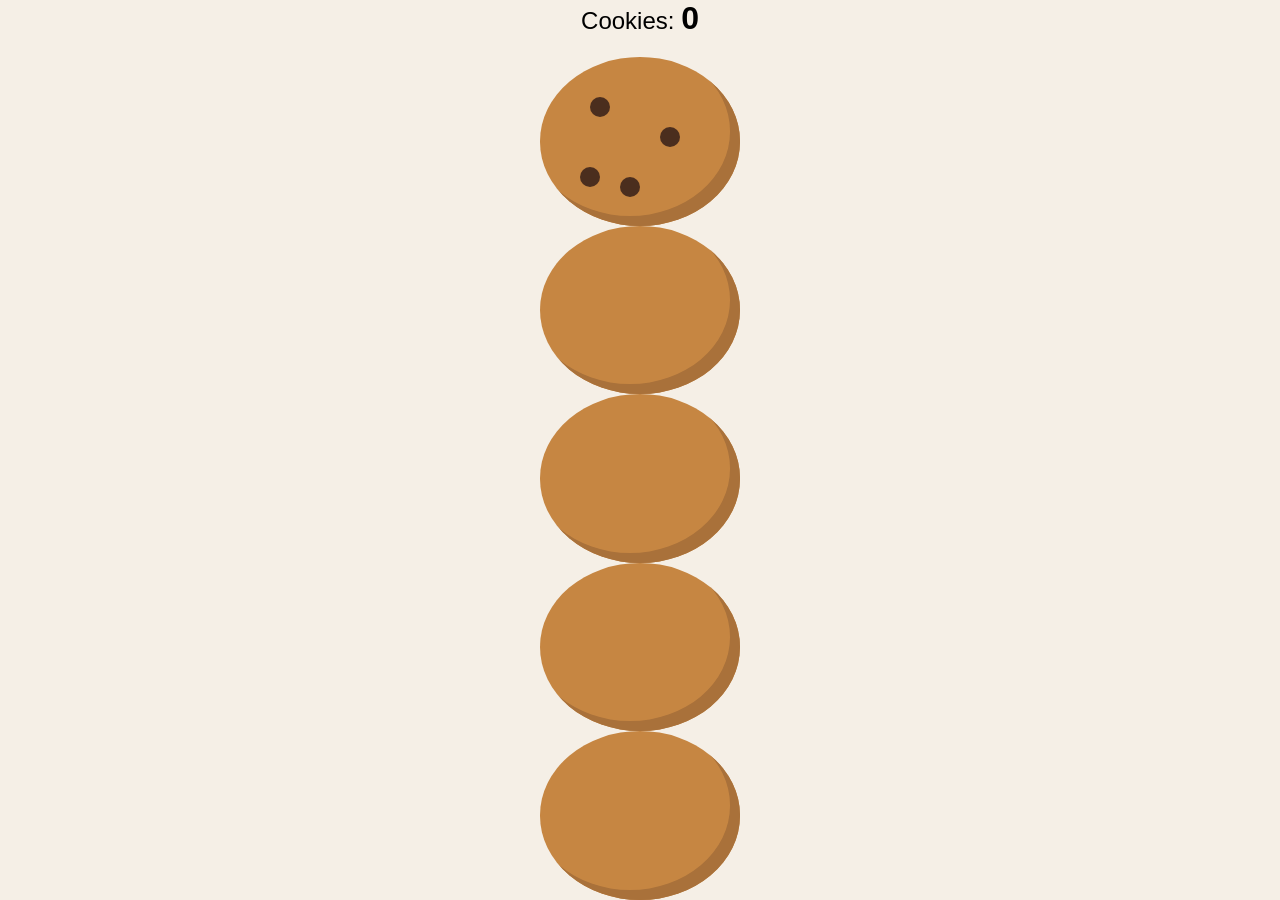
<file: amazing/cookie.html>
<!DOCTYPE html>
<html lang="en">
<head>
<meta charset="UTF-8">
<title>CSS Cookie Clicker</title>

<style>
    body {
        margin: 0;
        height: 100vh;
        display: flex;
        flex-direction: column;
        justify-content: center;
        align-items: center;
        font-family: Arial, sans-serif;
        background: #f5efe6;
    }

    /* Counter */
    body {
        counter-reset: score;
    }

    input[type="checkbox"]:checked {
        counter-increment: score;
    }

    .score::after {
        content: counter(score);
        font-size: 2rem;
        font-weight: bold;
    }

    .score {
        margin-bottom: 20px;
        font-size: 1.5rem;
    }

    /* Cookie button */
    .cookie {
        width: 200px;
        height: 200px;
        background: #c68642;
        border-radius: 50%;
        cursor: pointer;
        position: relative;
        box-shadow: inset -10px -10px 0 #a9713a;
    }

    .cookie:active {
        transform: scale(0.95);
    }

    /* Chocolate chips */
    .chip {
        width: 20px;
        height: 20px;
        background: #4b2e1e;
        border-radius: 50%;
        position: absolute;
    }

    .chip1 { top: 40px; left: 50px; }
    .chip2 { top: 120px; left: 80px; }
    .chip3 { top: 70px; left: 120px; }
    .chip4 { top: 110px; left: 40px; }

    /* Hide checkboxes */
    input {
        display: none;
    }

    /* Make only ONE checkbox clickable at a time */
    input:not(:checked) + label {
        display: block;
    }

    input:checked + label {
        display: none;
    }
</style>
</head>

<body>

<div class="score">Cookies: </div>

<!-- Multiple clicks supported -->
<input type="checkbox" id="c1">
<label for="c1" class="cookie">
    <div class="chip chip1"></div>
    <div class="chip chip2"></div>
    <div class="chip chip3"></div>
    <div class="chip chip4"></div>
</label>

<input type="checkbox" id="c2">
<label for="c2" class="cookie"></label>

<input type="checkbox" id="c3">
<label for="c3" class="cookie"></label>

<input type="checkbox" id="c4">
<label for="c4" class="cookie"></label>

<input type="checkbox" id="c5">
<label for="c5" class="cookie"></label>

</body>
</html>
</file>
<file: Rashid Moon Mission (RMM)/style.css>
:root {
    --gold: #C8962A;
    --gold-light: #F0C060;
    --deep-space: #020510;
    --navy: #060D1E;
    --lunar-grey: #9BA8B8;
    --crater-dark: #1A2035;
    --white: #EEF2F8;
    --accent: #4A90D9;
  }

  * { margin: 0; padding: 0; box-sizing: border-box; }

  body {
    background: var(--deep-space);
    color: var(--white);
    font-family: 'Space Mono', monospace;
    overflow-x: hidden;
    cursor: crosshair;
  }

  /* STARFIELD */
  #starfield {
    position: fixed;
    top: 0; left: 0;
    width: 100%; height: 100%;
    pointer-events: none;
    z-index: 0;
  }

  /* HEADER */
  header {
    position: relative;
    z-index: 10;
    padding: 2rem 3rem;
    display: flex;
    justify-content: space-between;
    align-items: center;
    border-bottom: 1px solid rgba(200,150,42,0.2);
  }

  .logo {
    font-family: 'Orbitron', monospace;
    font-weight: 900;
    font-size: 1.1rem;
    letter-spacing: 0.3em;
    color: var(--gold);
    text-transform: uppercase;
  }

  .logo span { color: var(--white); }

  nav a {
    font-size: 0.7rem;
    letter-spacing: 0.2em;
    color: var(--lunar-grey);
    text-decoration: none;
    margin-left: 2rem;
    transition: color 0.3s;
    text-transform: uppercase;
  }
  nav a:hover { color: var(--gold-light); }

  /* HERO */
  #hero {
    position: relative;
    z-index: 5;
    min-height: 100vh;
    display: flex;
    align-items: center;
    justify-content: space-between;
    padding: 4rem 3rem;
    overflow: hidden;
  }

  .hero-text {
    max-width: 480px;
    flex-shrink: 0;
  }

  .mission-tag {
    font-size: 0.65rem;
    letter-spacing: 0.4em;
    color: var(--gold);
    text-transform: uppercase;
    margin-bottom: 1.5rem;
    display: flex;
    align-items: center;
    gap: 0.8rem;
  }
  .mission-tag::before {
    content: '';
    display: inline-block;
    width: 30px; height: 1px;
    background: var(--gold);
  }

  h1 {
    font-family: 'Orbitron', monospace;
    font-size: clamp(2.5rem, 5vw, 4.5rem);
    font-weight: 900;
    line-height: 1.05;
    letter-spacing: 0.02em;
    margin-bottom: 1.5rem;
  }

  h1 em {
    font-style: normal;
    color: var(--gold);
    display: block;
  }

  .hero-desc {
    font-size: 0.85rem;
    line-height: 1.8;
    color: var(--lunar-grey);
    margin-bottom: 2.5rem;
    max-width: 380px;
  }

  .btn-primary {
    display: inline-block;
    padding: 0.9rem 2.5rem;
    background: var(--gold);
    color: var(--deep-space);
    font-family: 'Orbitron', monospace;
    font-size: 0.7rem;
    font-weight: 700;
    letter-spacing: 0.25em;
    text-transform: uppercase;
    text-decoration: none;
    border: none;
    cursor: pointer;
    transition: background 0.3s, transform 0.2s;
  }
  .btn-primary:hover {
    background: var(--gold-light);
    transform: translateY(-2px);
  }

  /* MOON CONTAINER */
  #moon-container {
    position: relative;
    width: 520px;
    height: 520px;
    flex-shrink: 0;
  }

  #moon-canvas {
    border-radius: 50%;
    display: block;
    box-shadow:
      0 0 80px rgba(200,150,42,0.15),
      0 0 160px rgba(200,150,42,0.06),
      inset 0 0 60px rgba(0,0,0,0.5);
    cursor: grab;
  }
  #moon-canvas:active { cursor: grabbing; }

  .moon-glow {
    position: absolute;
    top: 50%; left: 50%;
    transform: translate(-50%,-50%);
    width: 100%; height: 100%;
    border-radius: 50%;
    background: radial-gradient(circle, rgba(200,150,42,0.08) 0%, transparent 70%);
    pointer-events: none;
    animation: pulse 4s ease-in-out infinite;
  }

  @keyframes pulse {
    0%, 100% { transform: translate(-50%,-50%) scale(1); opacity: 1; }
    50% { transform: translate(-50%,-50%) scale(1.05); opacity: 0.7; }
  }

  .moon-hint {
    position: absolute;
    bottom: -2.5rem;
    left: 50%;
    transform: translateX(-50%);
    font-size: 0.6rem;
    letter-spacing: 0.25em;
    color: var(--lunar-grey);
    text-transform: uppercase;
    white-space: nowrap;
  }

  /* TOOLTIP */
  #tooltip {
    position: fixed;
    background: rgba(6,13,30,0.95);
    border: 1px solid var(--gold);
    padding: 0.75rem 1.2rem;
    font-size: 0.7rem;
    pointer-events: none;
    z-index: 100;
    display: none;
    max-width: 200px;
    line-height: 1.6;
  }
  #tooltip strong {
    display: block;
    color: var(--gold-light);
    font-family: 'Orbitron', monospace;
    font-size: 0.65rem;
    letter-spacing: 0.1em;
    margin-bottom: 0.3rem;
  }

  /* STATS BAR */
  #stats {
    position: relative;
    z-index: 5;
    display: flex;
    justify-content: center;
    gap: 0;
    background: var(--navy);
    border-top: 1px solid rgba(200,150,42,0.2);
    border-bottom: 1px solid rgba(200,150,42,0.2);
    overflow-x: auto;
  }

  .stat {
    flex: 1;
    min-width: 140px;
    padding: 2rem 2.5rem;
    border-right: 1px solid rgba(200,150,42,0.15);
    text-align: center;
  }
  .stat:last-child { border-right: none; }

  .stat-val {
    font-family: 'Orbitron', monospace;
    font-size: 1.8rem;
    font-weight: 700;
    color: var(--gold);
    display: block;
    margin-bottom: 0.4rem;
  }

  .stat-label {
    font-size: 0.6rem;
    letter-spacing: 0.25em;
    color: var(--lunar-grey);
    text-transform: uppercase;
  }

  /* ROVER SECTION */
  #rover-section {
    position: relative;
    z-index: 5;
    padding: 6rem 3rem;
    display: grid;
    grid-template-columns: 1fr 1fr;
    gap: 6rem;
    align-items: center;
    max-width: 1200px;
    margin: 0 auto;
  }

  .section-tag {
    font-size: 0.65rem;
    letter-spacing: 0.4em;
    color: var(--gold);
    text-transform: uppercase;
    margin-bottom: 1.2rem;
    display: flex;
    align-items: center;
    gap: 0.8rem;
  }
  .section-tag::before {
    content: '';
    display: inline-block;
    width: 30px; height: 1px;
    background: var(--gold);
  }

  h2 {
    font-family: 'Orbitron', monospace;
    font-size: clamp(1.8rem, 3vw, 2.8rem);
    font-weight: 700;
    line-height: 1.1;
    margin-bottom: 1.5rem;
  }

  .rover-desc {
    font-size: 0.82rem;
    line-height: 1.9;
    color: var(--lunar-grey);
    margin-bottom: 2rem;
  }

  .specs {
    display: grid;
    grid-template-columns: 1fr 1fr;
    gap: 1rem;
  }

  .spec-item {
    padding: 1rem;
    border: 1px solid rgba(200,150,42,0.2);
    background: rgba(200,150,42,0.03);
    transition: border-color 0.3s, background 0.3s;
  }
  .spec-item:hover {
    border-color: rgba(200,150,42,0.5);
    background: rgba(200,150,42,0.06);
  }

  .spec-key {
    font-size: 0.58rem;
    letter-spacing: 0.2em;
    color: var(--gold);
    text-transform: uppercase;
    margin-bottom: 0.3rem;
  }

  .spec-val {
    font-size: 0.78rem;
    color: var(--white);
  }

  /* ROVER SVG CANVAS */
  #rover-canvas {
    width: 100%;
    height: 350px;
    display: block;
    background: linear-gradient(180deg, transparent 0%, rgba(6,13,30,0.5) 100%);
  }

  /* TIMELINE */
  #timeline {
    position: relative;
    z-index: 5;
    padding: 6rem 3rem;
    max-width: 900px;
    margin: 0 auto;
  }

  #timeline h2 {
    text-align: center;
    margin-bottom: 4rem;
  }

  .timeline-line {
    position: relative;
    padding-left: 3rem;
  }

  .timeline-line::before {
    content: '';
    position: absolute;
    left: 0;
    top: 0; bottom: 0;
    width: 1px;
    background: linear-gradient(180deg, var(--gold), transparent);
  }

  .tl-item {
    position: relative;
    padding: 1.5rem 0 2rem 1.5rem;
    opacity: 0;
    transform: translateX(-20px);
    transition: opacity 0.6s ease, transform 0.6s ease;
  }
  .tl-item.visible {
    opacity: 1;
    transform: translateX(0);
  }

  .tl-item::before {
    content: '';
    position: absolute;
    left: -0.35rem;
    top: 1.8rem;
    width: 0.7rem; height: 0.7rem;
    border-radius: 50%;
    background: var(--gold);
    box-shadow: 0 0 10px var(--gold);
  }

  .tl-date {
    font-size: 0.62rem;
    letter-spacing: 0.3em;
    color: var(--gold);
    text-transform: uppercase;
    margin-bottom: 0.4rem;
  }

  .tl-title {
    font-family: 'Orbitron', monospace;
    font-size: 0.95rem;
    font-weight: 700;
    margin-bottom: 0.5rem;
  }

  .tl-text {
    font-size: 0.78rem;
    color: var(--lunar-grey);
    line-height: 1.7;
  }

  /* FOOTER */
  footer {
    position: relative;
    z-index: 5;
    text-align: center;
    padding: 3rem;
    border-top: 1px solid rgba(200,150,42,0.15);
    font-size: 0.65rem;
    letter-spacing: 0.15em;
    color: var(--lunar-grey);
  }

  footer span { color: var(--gold); }

  /* SCAN LINE EFFECT */
  body::after {
    content: '';
    position: fixed;
    top: 0; left: 0;
    width: 100%; height: 100%;
    pointer-events: none;
    z-index: 1000;
    background: repeating-linear-gradient(
      0deg,
      transparent,
      transparent 2px,
      rgba(0,0,0,0.03) 2px,
      rgba(0,0,0,0.03) 4px
    );
  }

  @media (max-width: 900px) {
    #hero { flex-direction: column; gap: 3rem; padding: 3rem 1.5rem; }
    #moon-container { width: 320px; height: 320px; }
    #rover-section { grid-template-columns: 1fr; gap: 3rem; padding: 4rem 1.5rem; }
    header { padding: 1.5rem; }
    nav { display: none; }
  }
</file>
